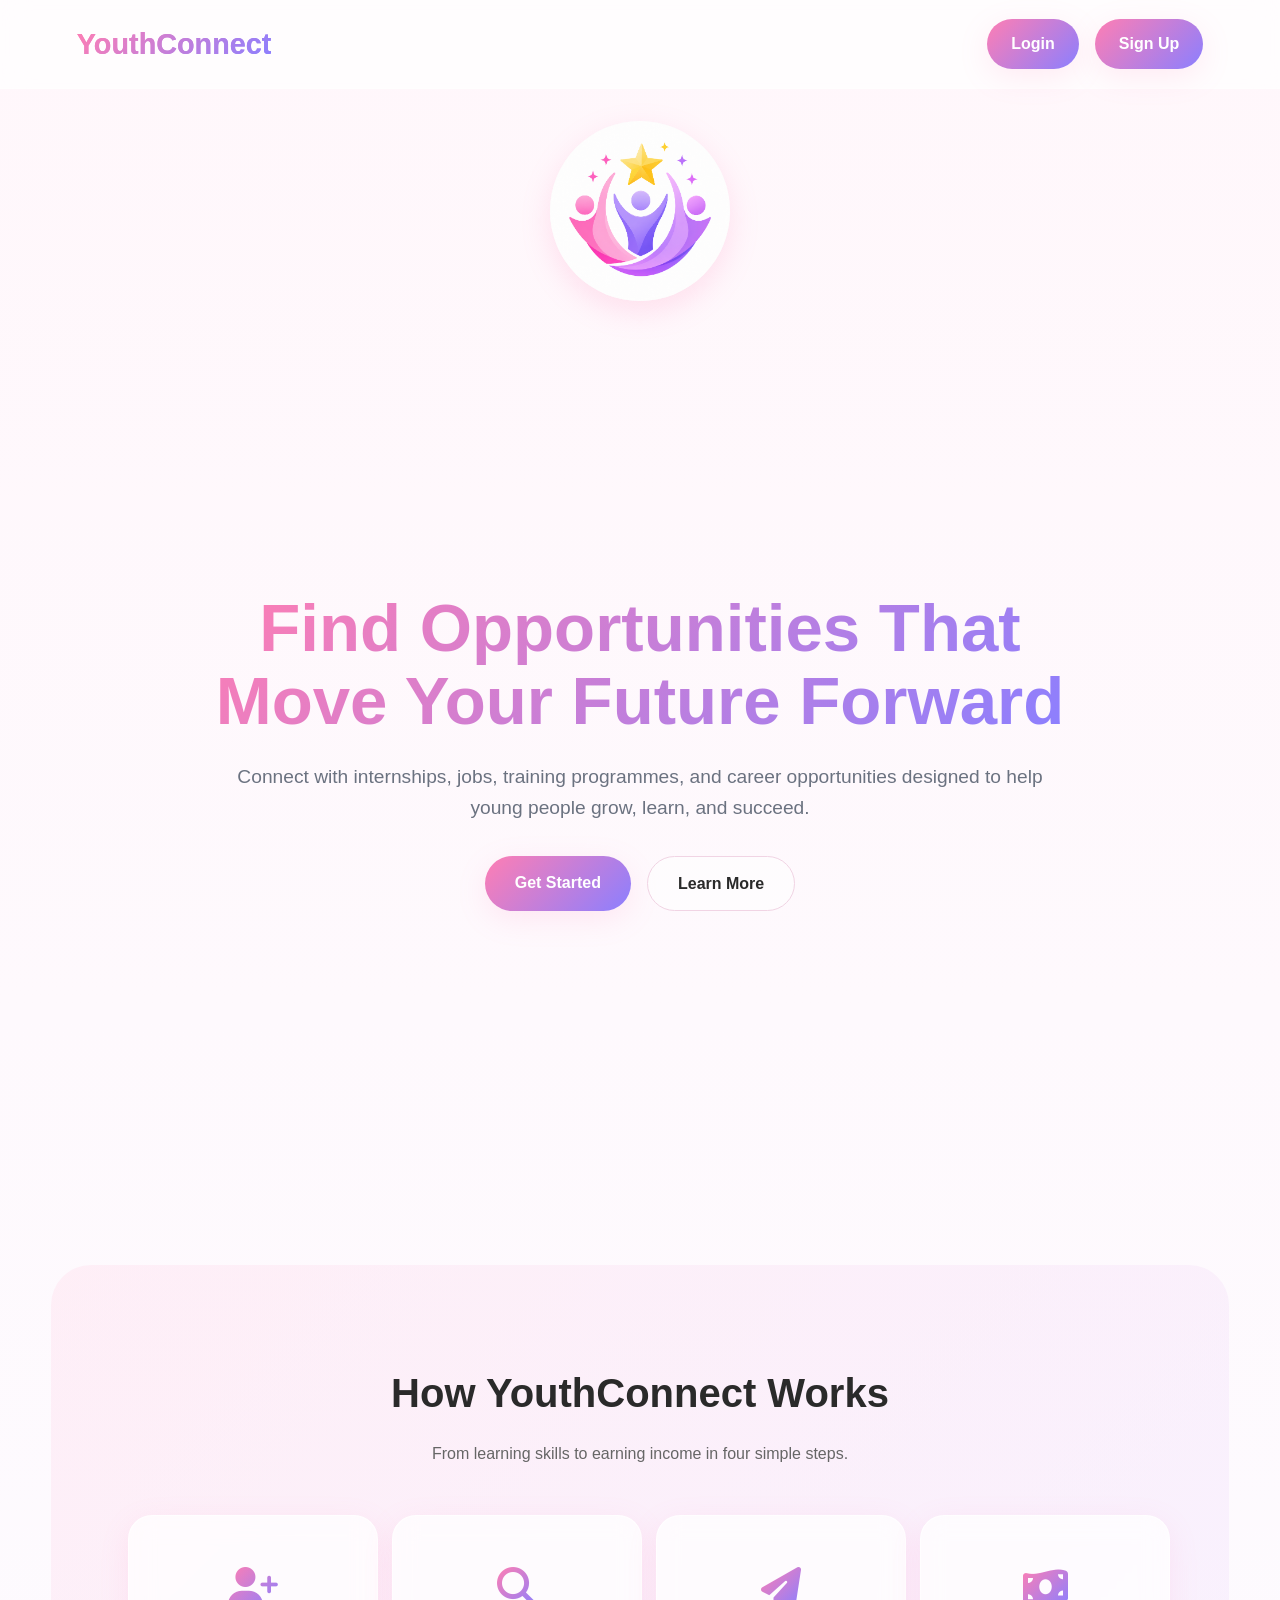
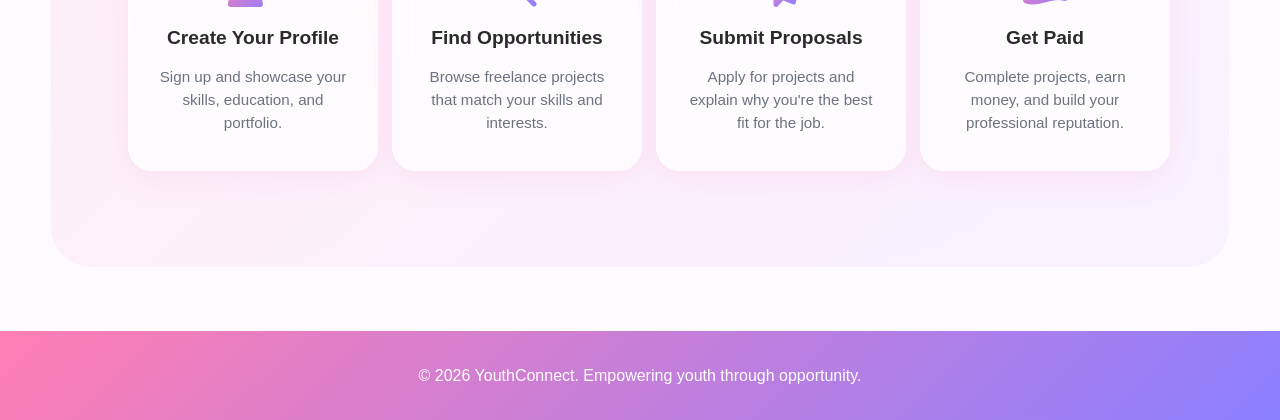
<file: index.html>
<!DOCTYPE html>
<html lang="en">
<head>
    <meta charset="UTF-8" />

    <meta
        name="viewport"
        content="width=device-width, initial-scale=1.0"
    />

    <title>YouthConnect</title>
    <link rel="stylesheet" href="home.css" />
    <link rel="stylesheet" href="navbar.css" />
    <link rel="stylesheet" href="https://cdnjs.cloudflare.com/ajax/libs/font-awesome/6.5.1/css/all.min.css">
</head>

<body>

    <header class="navbar" id="mainNavbar">

        <div class="logo">
            <h1><a href="index.html" class="active">YouthConnect</a></h1>
        </div>

        <div class="auth-buttons">
            <a href="login.html" class="login-btn">Login</a>
            <a href="signup.html" class="signup-btn">Sign Up</a>
        </div>

    </header>
    <div id="homeContent">
            <!-- HERO IMAGE -->
        <div class="hero-image">
            <img
                src="Icon Logo (1).png"
                alt="YouthConnect Logo"
            />
        </div>

        <!-- HERO -->
        <section class="hero" id="home">

            <div class="hero-content">

                <h2>
                    Find Opportunities That Move Your Future Forward
                </h2>

                <p>
                    Connect with internships, jobs, training programmes,
                    and career opportunities designed to help young people
                    grow, learn, and succeed.
                </p>

                <div class="hero-buttons">
                    <a href="#opportunities" class="primary-btn">
                        Get Started
                    </a>

                    <a href="about.html" class="secondary-btn">
                        Learn More
                    </a>
                </div>

            </div>
    </div>

</section>
    <section class="how-it-works" id="how-it-works">
    <h2>How YouthConnect Works</h2>
    <p class="section-subtitle">
        From learning skills to earning income in four simple steps.
    </p>

    <div class="steps-container">

        <div class="step-card">
            <i class="fa-solid fa-user-plus"></i>
            <h3>Create Your Profile</h3>
            <p>
                Sign up and showcase your skills, education,
                and portfolio.
            </p>
        </div>

        <div class="step-card">
            <i class="fa-solid fa-magnifying-glass"></i>
            <h3>Find Opportunities</h3>
            <p>
                Browse freelance projects that match your
                skills and interests.
            </p>
        </div>

        <div class="step-card">
            <i class="fa-solid fa-paper-plane"></i>
            <h3>Submit Proposals</h3>
            <p>
                Apply for projects and explain why you're
                the best fit for the job.
            </p>
        </div>

        <div class="step-card">
            <i class="fa-solid fa-money-bill-wave"></i>
            <h3>Get Paid</h3>
            <p>
                Complete projects, earn money,
                and build your professional reputation.
            </p>
        </div>

    </div>
</section>

    <!-- FOOTER -->
    <footer>

        <p>
            © 2026 YouthConnect. Empowering youth through opportunity.
        </p>

    </footer>

</body>
</html>
</file>
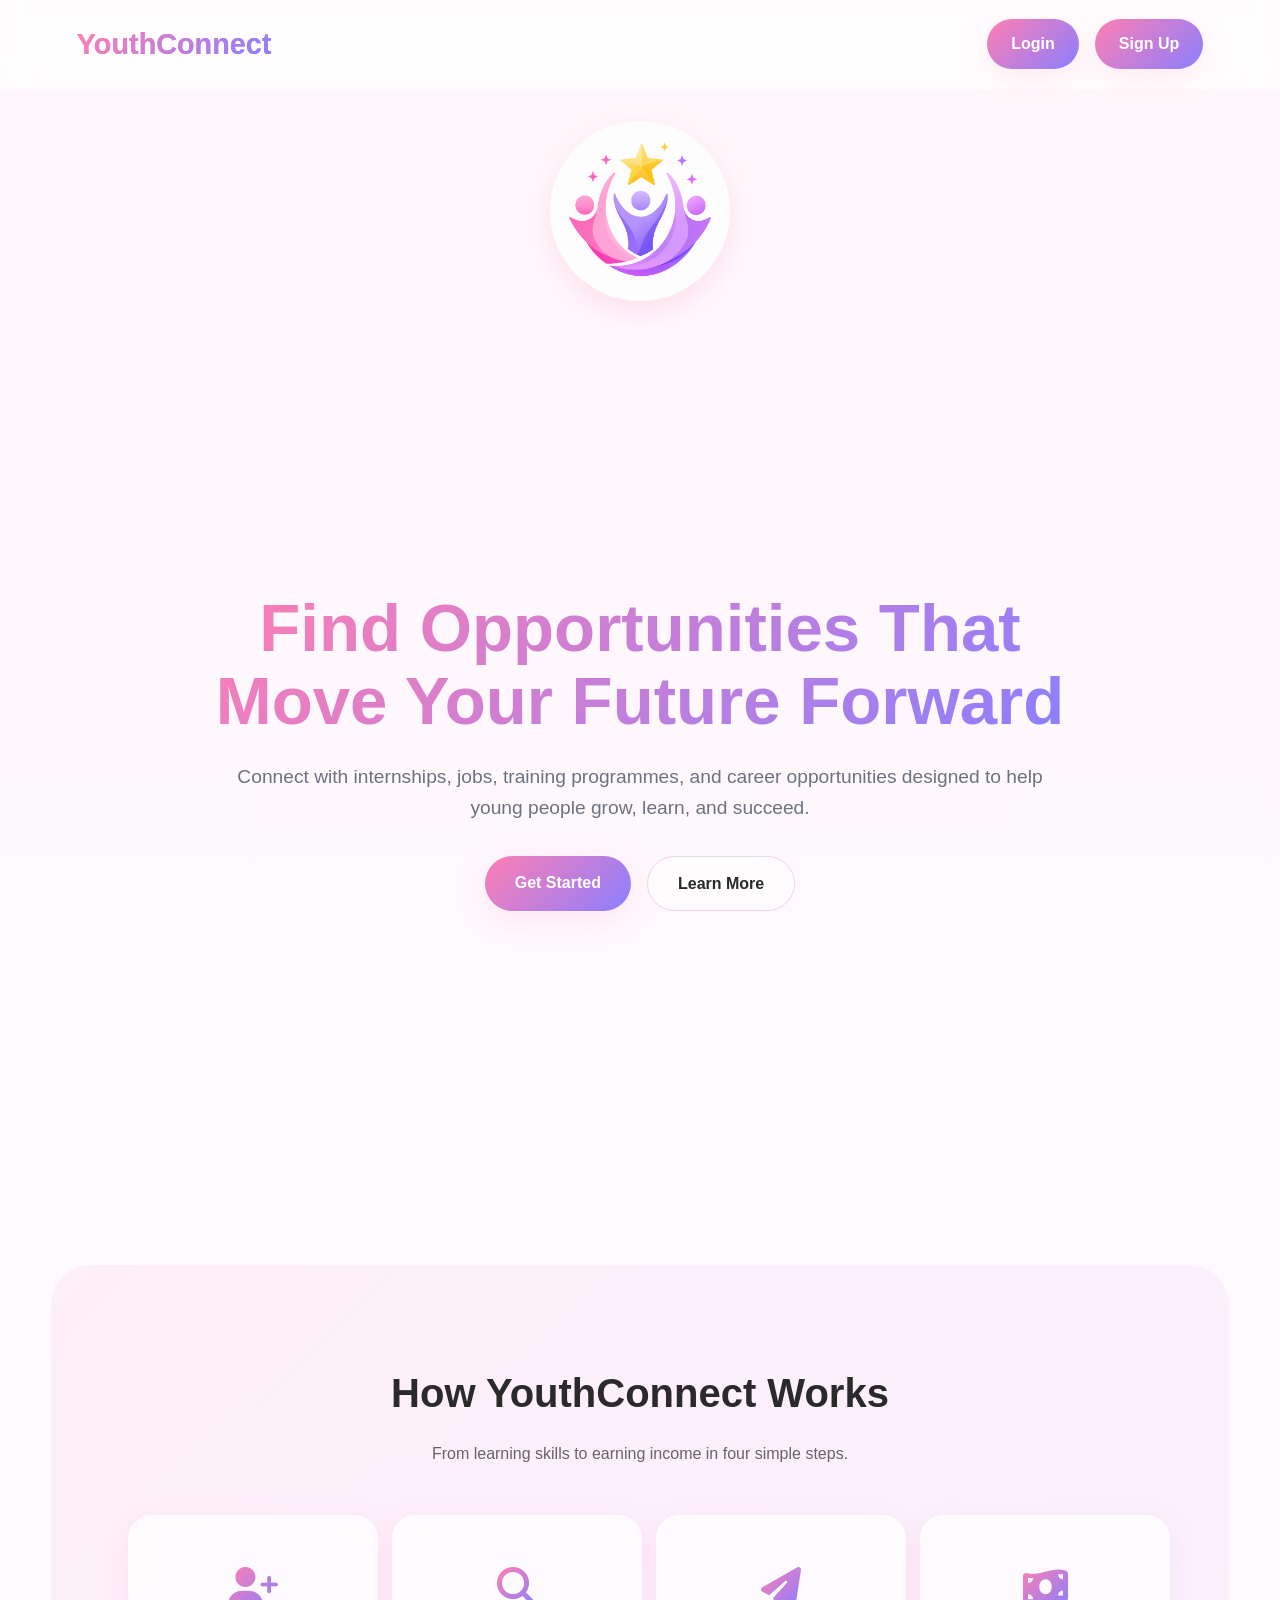
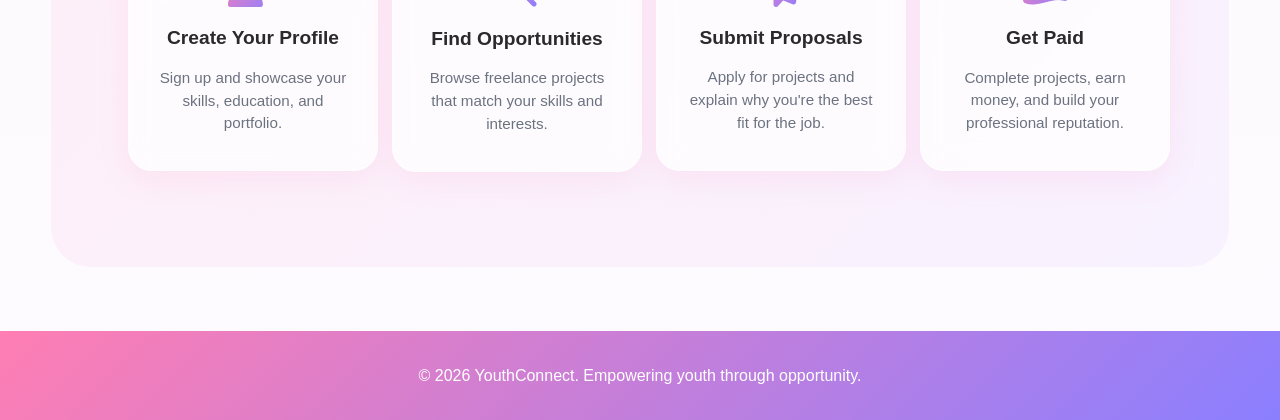
<file: home.html>
<!DOCTYPE html>
<html lang="en">
<head>
    <meta charset="UTF-8" />

    <meta
        name="viewport"
        content="width=device-width, initial-scale=1.0"
    />

    <title>YouthConnect</title>
    <link rel="stylesheet" href="home.css" />
    <link rel="stylesheet" href="navbar.css" />
    <link rel="stylesheet" href="https://cdnjs.cloudflare.com/ajax/libs/font-awesome/6.5.1/css/all.min.css">
</head>

<body>

    <header class="navbar" id="mainNavbar">

        <div class="logo">
            <h1><a href="home.html" class="active">YouthConnect</a></h1>
        </div>

        <div class="auth-buttons">
            <a href="login.html" class="login-btn">Login</a>
            <a href="signup.html" class="signup-btn">Sign Up</a>
        </div>

    </header>
    <div id="homeContent">
            <!-- HERO IMAGE -->
        <div class="hero-image">
            <img
                src="Icon Logo (1).png"
                alt="YouthConnect Logo"
            />
        </div>

        <!-- HERO -->
        <section class="hero" id="home">

            <div class="hero-content">

                <h2>
                    Find Opportunities That Move Your Future Forward
                </h2>

                <p>
                    Connect with internships, jobs, training programmes,
                    and career opportunities designed to help young people
                    grow, learn, and succeed.
                </p>

                <div class="hero-buttons">
                    <a href="#opportunities" class="primary-btn">
                        Get Started
                    </a>

                    <a href="about.html" class="secondary-btn">
                        Learn More
                    </a>
                </div>

            </div>
    </div>

</section>
    <section class="how-it-works" id="how-it-works">
    <h2>How YouthConnect Works</h2>
    <p class="section-subtitle">
        From learning skills to earning income in four simple steps.
    </p>

    <div class="steps-container">

        <div class="step-card">
            <i class="fa-solid fa-user-plus"></i>
            <h3>Create Your Profile</h3>
            <p>
                Sign up and showcase your skills, education,
                and portfolio.
            </p>
        </div>

        <div class="step-card">
            <i class="fa-solid fa-magnifying-glass"></i>
            <h3>Find Opportunities</h3>
            <p>
                Browse freelance projects that match your
                skills and interests.
            </p>
        </div>

        <div class="step-card">
            <i class="fa-solid fa-paper-plane"></i>
            <h3>Submit Proposals</h3>
            <p>
                Apply for projects and explain why you're
                the best fit for the job.
            </p>
        </div>

        <div class="step-card">
            <i class="fa-solid fa-money-bill-wave"></i>
            <h3>Get Paid</h3>
            <p>
                Complete projects, earn money,
                and build your professional reputation.
            </p>
        </div>

    </div>
</section>

    <!-- FOOTER -->
    <footer>

        <p>
            © 2026 YouthConnect. Empowering youth through opportunity.
        </p>

    </footer>

</body>
</html>
</file>
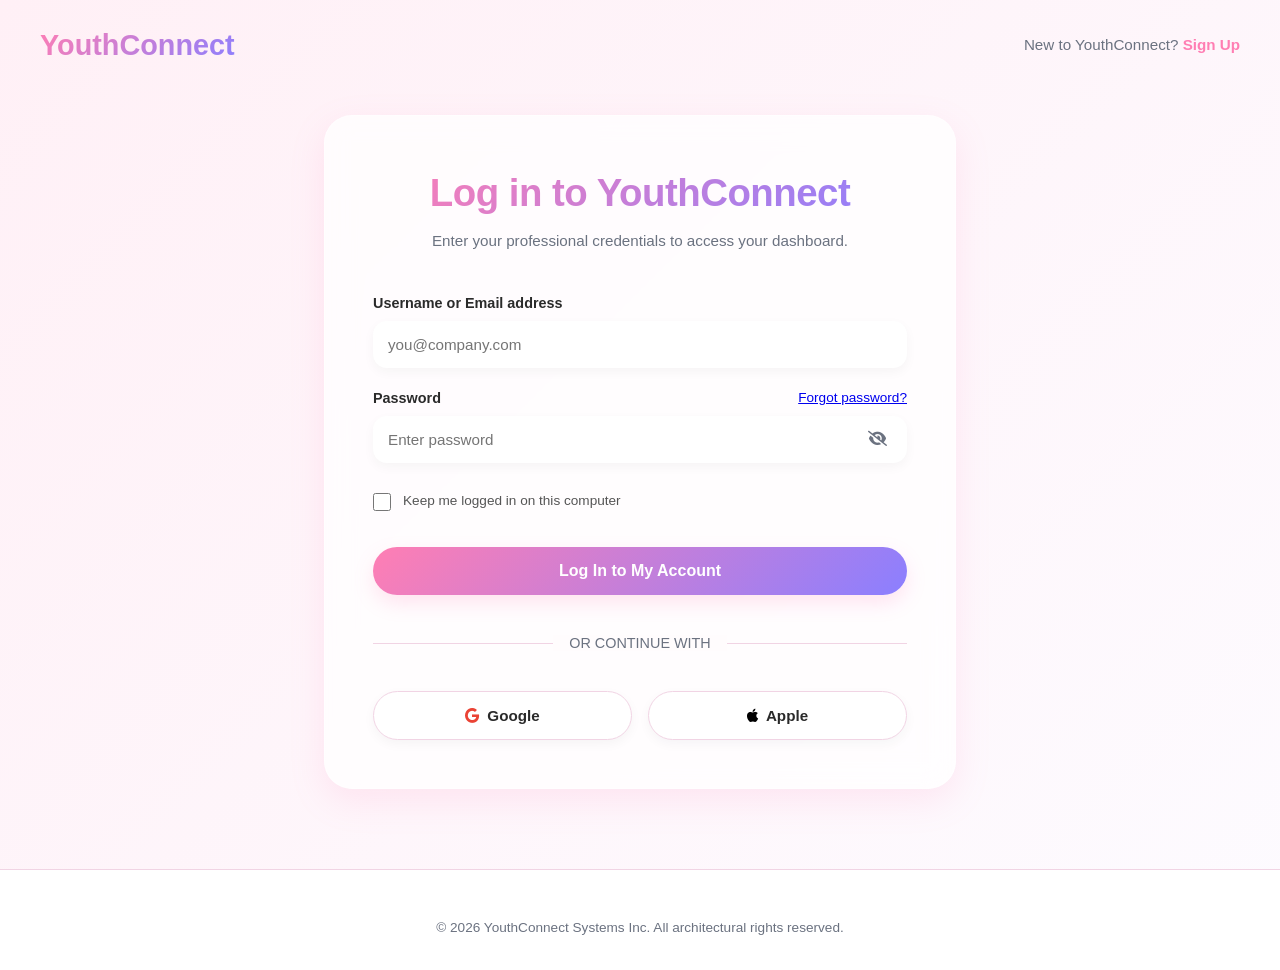
<file: login.html>
<!DOCTYPE html>
<html lang="en">
<head>
    <meta charset="UTF-8">
    <meta name="viewport" content="width=device-width, initial-scale=1.0">
    <title>Log In | WorkSphere</title>
    <link rel="stylesheet" href="signup.css">
    <link rel="stylesheet" href="navbar.css">

    <!-- FontAwesome for Icons -->
    <link rel="stylesheet" href="https://cdnjs.cloudflare.com/ajax/libs/font-awesome/6.4.0/css/all.min.css">
</head>
<body class="bg-clean-slate">

    <!-- Minimalistic Layout Navigation Header -->
    <nav class="auth-nav">
        <div class="logo">
            <h1>YouthConnect</h1>
        </div>
        <p class="auth-nav-text">New to YouthConnect? <a href="./signup.html">Sign Up</a></p>
    </nav>

    <!-- Log In Form Wrapper -->
    <main class="auth-container">
        <div class="auth-card">
            
            <div class="auth-header">
                <h2>Log in to YouthConnect</h2>
                <p>Enter your professional credentials to access your dashboard.</p>
            </div>

            <!-- Programmatic Login Form -->
            <form class="auth-form" action="#" method="POST">
                
                <div class="form-group">
                    <label for="email">Username or Email address</label>
                    <input type="email" id="email" required placeholder="you@company.com">
                </div>

                <div class="form-group">
                    <div class="form-row-dual" style="grid-template-columns: 1fr 1fr; align-items: center; gap: 0;">
                        <label for="password">Password</label>
                        <a href="#" class="form-group-checkbox" style="margin: 0; justify-content: flex-end; font-size: 0.85rem;">Forgot password?</a>
                    </div>
                    <div class="password-input-wrapper">
                        <input type="password" id="password" required placeholder="Enter password">
                        <i class="fa-solid fa-eye-slash toggle-password-visibility"></i>
                    </div>
                </div>

                <div class="form-group-checkbox">
                    <input type="checkbox" id="remember-me">
                    <label for="remember-me">Keep me logged in on this computer</label>
                </div>

                <button type="submit" class="btn-auth-submit">Log In to My Account</button>

                <!-- Social Sign-On Divider -->
                <div class="auth-divider">
                    <span>or continue with</span>
                </div>

                <!-- OAuth Social Providers Buttons -->
                <div class="oauth-buttons-row">
                    <button type="button" class="btn-oauth"><i class="fa-brands fa-google text-google"></i> Google</button>
                    <button type="button" class="btn-oauth"><i class="fa-brands fa-apple text-apple"></i> Apple</button>
                </div>

            </form>

        </div>
    </main>

    <!-- Global Layout System Footer -->
    <footer class="corporate-footer" style="padding-top: 3rem; margin-top: auto;">
        <div class="footer-legal-line" style="margin: 0; padding: 0;">
            <p>&copy; 2026 YouthConnect Systems Inc. All architectural rights reserved.</p>
        </div>
    </footer>
<script src="login.js"></script>
</body>
</html>
</file>
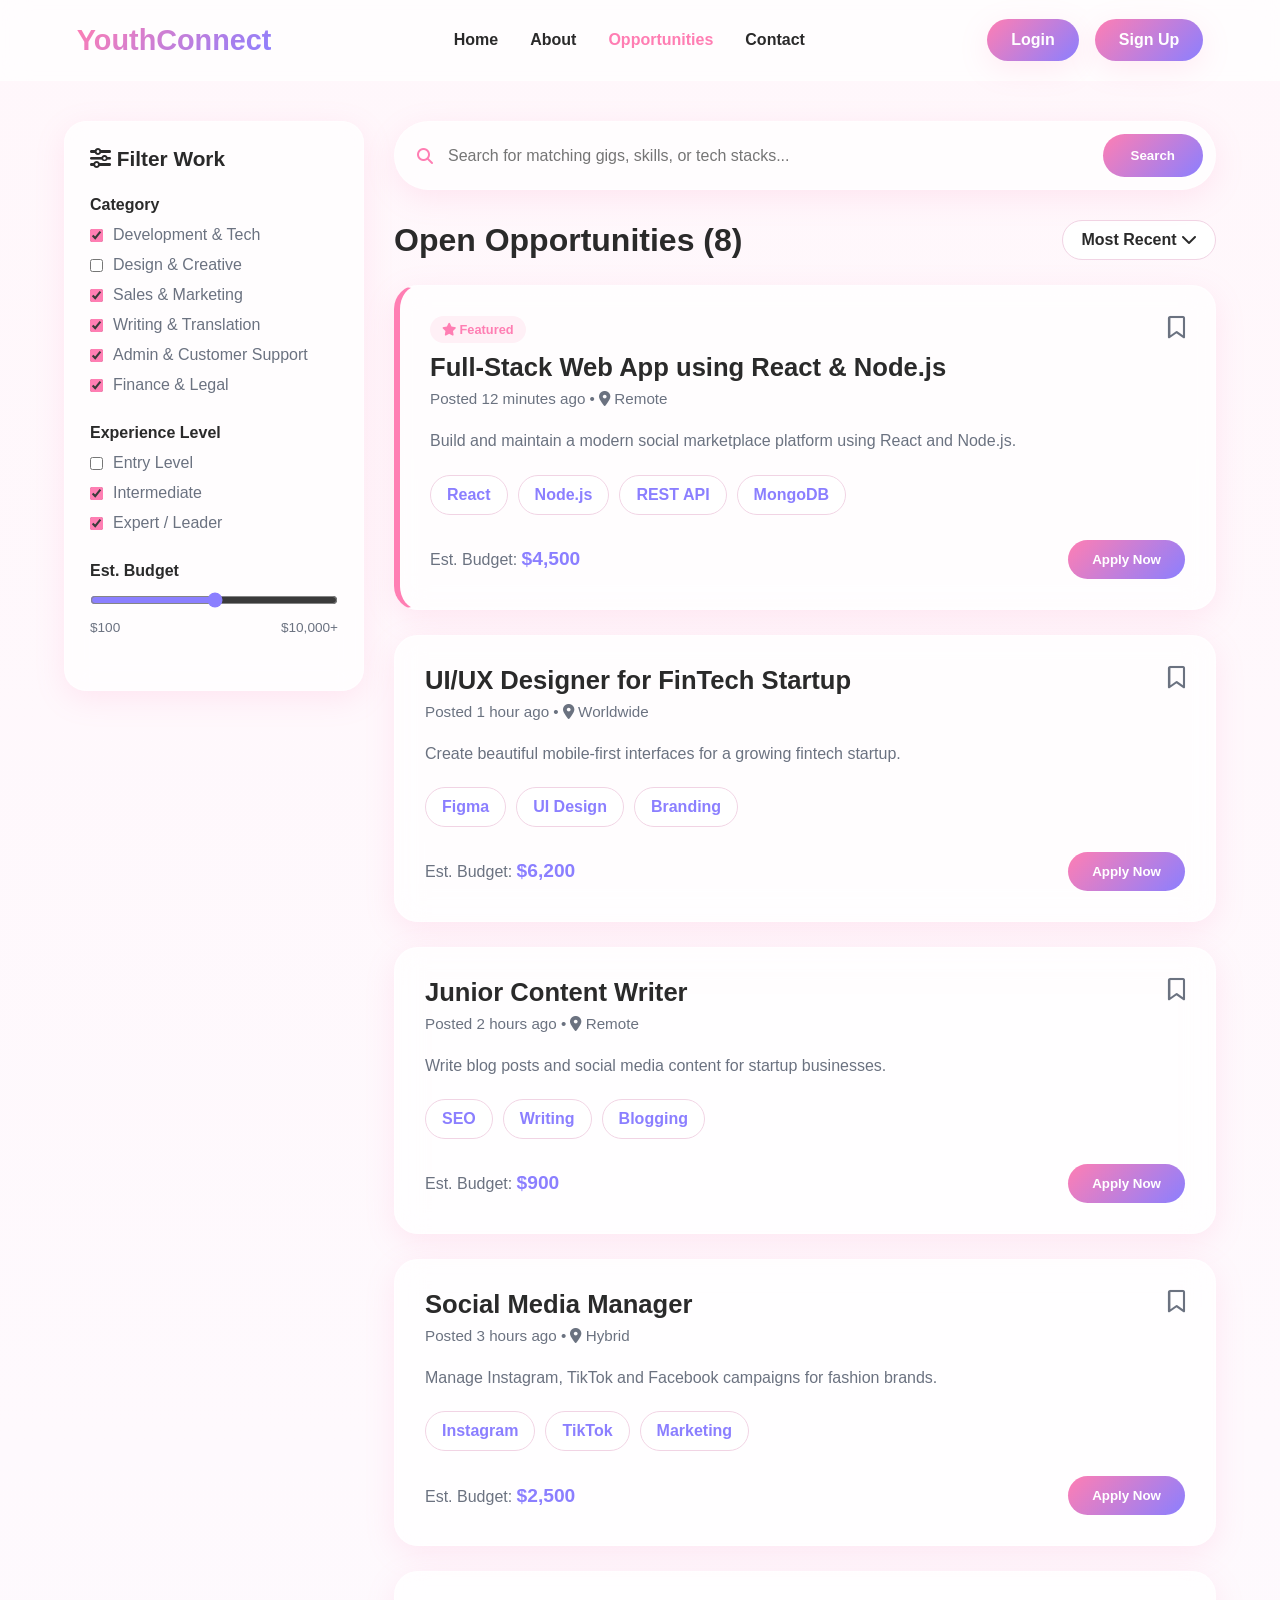
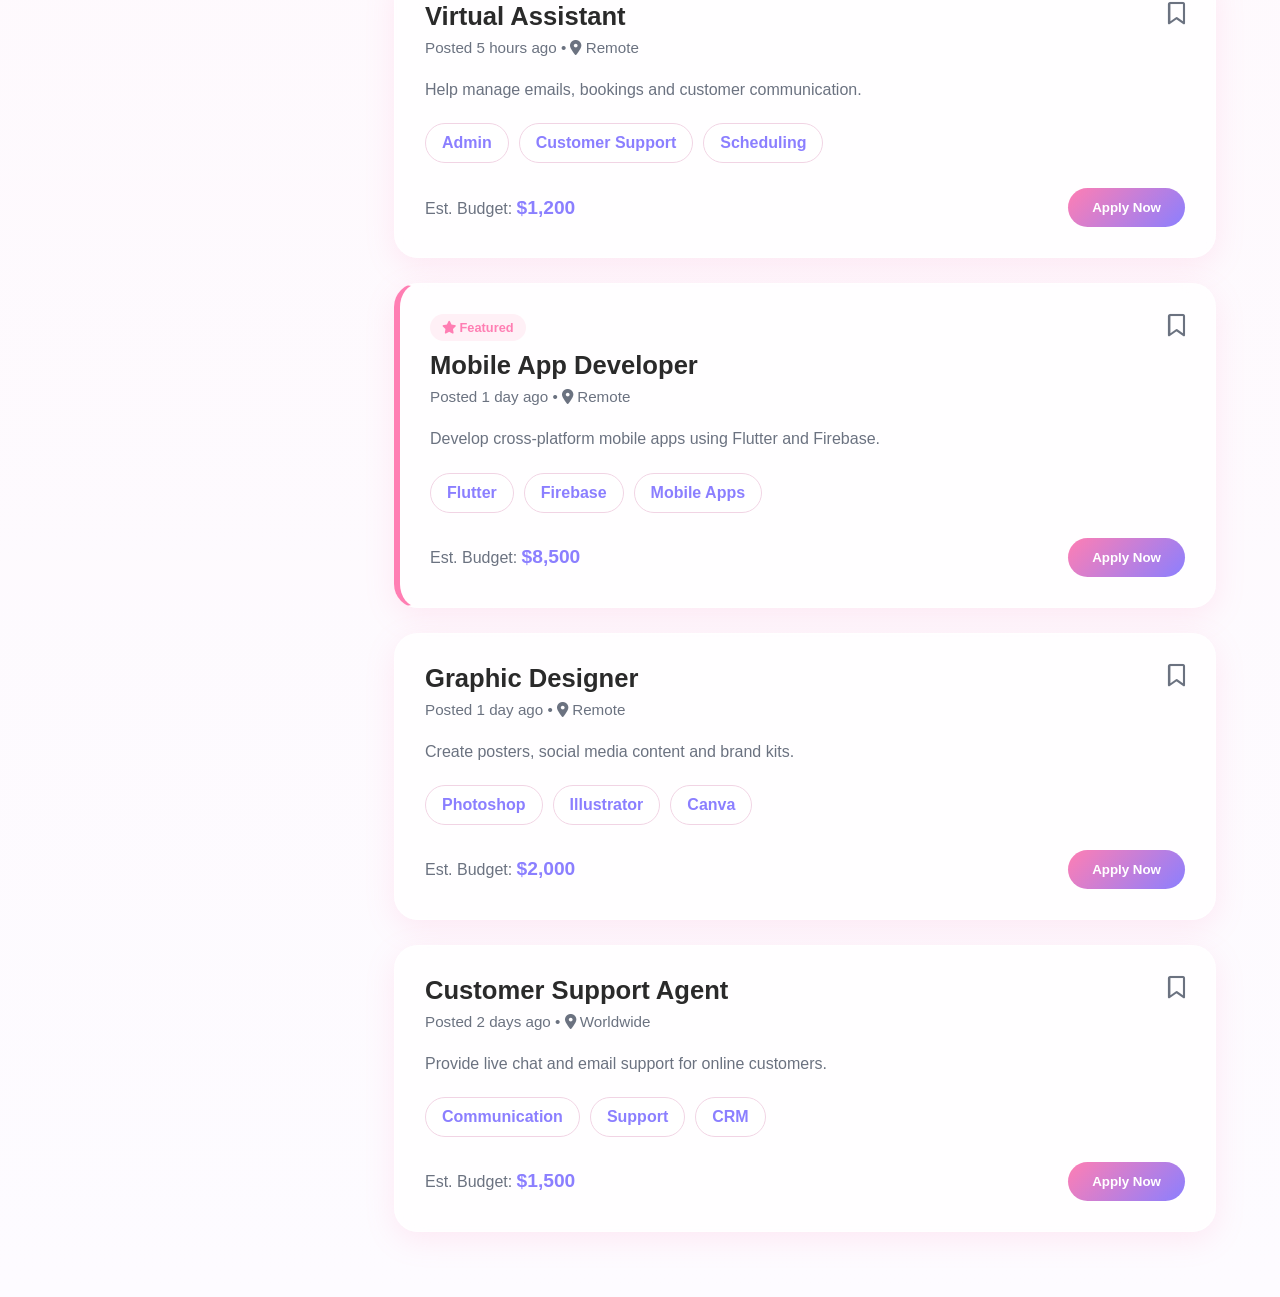
<file: opportunities.html>
<!DOCTYPE html>
<html lang="en">
<head>
    <meta charset="UTF-8">
    <meta name="viewport" content="width=device-width, initial-scale=1.0">
    <title>Explore Opportunities | Freelance Marketplace</title>
    <link rel="stylesheet" href="opportunities.css">
    <link rel="stylesheet" href="navbar.css">
    <!-- FontAwesome Icons -->
    <link rel="stylesheet" href="https://cdnjs.cloudflare.com/ajax/libs/font-awesome/6.5.1/css/all.min.css">
    <!-- Google Fonts -->
    <link rel="preconnect" href="https://fonts.googleapis.com">
    <link rel="preconnect" href="https://fonts.gstatic.com" crossorigin>
    <link href="https://fonts.googleapis.com/css2?family=Plus+Jakarta+Sans:wght@400;500;600;700;800&display=swap" rel="stylesheet">
</head>
<body>

    <header class="navbar">

        <div class="logo">
            <h1>YouthConnect</h1>
        </div>

        <nav>
            <ul class="nav-links">
                <li><a href="index.html">Home</a></li>
                <li><a href="about.html">About</a></li>
                <li><a href="opportunities.html" class="active">Opportunities</a></li>
                <li><a href="contact.html">Contact</a></li>
            </ul>
        </nav>

        <div class="auth-wrapper">
            <div class="auth-buttons" id="logged-out-ui">
                <a href="login.html" class="login-btn">Login</a>
                <a href="signup.html" class="signup-btn">Sign Up</a>
            </div>

            <div class="user-profile-menu" id="logged-in-ui" style="display: none;">
                <div class="profile-trigger" style="display: flex; align-items: center; gap: 0.5rem; cursor: pointer;">
                    <span id="user-display-name" style="font-weight: 600; font-size: 0.95rem;">User</span>
                    <i class="fa-solid fa-circle-user" style="font-size: 1.8rem; color: #8b7fff;"></i>
                    <i class="fa-solid fa-chevron-down" style="font-size: 0.75rem; opacity: 0.7;"></i>
                </div>

                <div class="profile-dropdown" id="profile-dropdown-menu" style="display: none;">
                    <a href="#" id="logout-link"><i class="fa-solid fa-right-from-bracket"></i> Log Out</a>
                </div>
            </div>
        </div>

    </header>

    <!-- Main Container -->
    <div class="dashboard-container">

        <!-- Sidebar Filters -->
        <aside class="sidebar-filters">
            <h3><i class="fa-solid fa-sliders"></i> Filter Work</h3>

            <div class="filter-group">
                <label>Category</label>
                <div class="checkbox-option">
                    <input type="checkbox" id="fixed" checked>
                    <label for="fixed">Development & Tech</label>
                </div>
                <div class="checkbox-option">
                    <input type="checkbox" id="hourly">
                    <label for="hourly">Design & Creative</label>
                </div>
                <div class="checkbox-option">
                    <input type="checkbox" id="fixed" checked>
                    <label for="fixed">Sales & Marketing</label>
                </div>
                <div class="checkbox-option">
                    <input type="checkbox" id="fixed" checked>
                    <label for="fixed">Writing & Translation</label>
                </div>
                <div class="checkbox-option">
                    <input type="checkbox" id="fixed" checked>
                    <label for="fixed">Admin & Customer Support</label>
                </div>
                <div class="checkbox-option">
                    <input type="checkbox" id="fixed" checked>
                    <label for="fixed">Finance & Legal</label>
                </div>
            </div>

            <div class="filter-group">
                <label>Experience Level</label>
                <div class="checkbox-option">
                    <input type="checkbox" id="entry">
                    <label for="entry">Entry Level</label>
                </div>
                <div class="checkbox-option">
                    <input type="checkbox" id="inter" checked>
                    <label for="inter">Intermediate</label>
                </div>
                <div class="checkbox-option">
                    <input type="checkbox" id="expert" checked>
                    <label for="expert">Expert / Leader</label>
                </div>
            </div>

            <div class="filter-group">
                <label>Est. Budget</label>
                <input type="range" class="budget-slider" min="100" max="10000" step="500" value="5000">
                <div style="display: flex; justify-content: space-between; font-size: 0.85rem; color: var(--text-light); margin-top: 0.5rem;">
                    <span>$100</span>
                    <span>$10,000+</span>
                </div>
            </div>
        </aside>

        <!-- Feed Section -->
        <main class="opportunities-feed">

            <!-- Search Architecture Block -->
            <div class="search-box">
                <i class="fa-solid fa-magnifying-glass search-icon"></i>
                <input type="text" placeholder="Search for matching gigs, skills, or tech stacks...">
                <button class="btn-search">Search</button>
            </div>

            <div class="feed-header">
                <h2>Open Opportunities (2,480)</h2>
                <span class="sort-badge">Most Recent <i class="fa-solid fa-chevron-down"></i></span>
            </div>

            <!-- Job Card 1 -->
            <article class="opportunity-card featured">
                <div class="card-top">
                    <div>
                        <span class="badge-featured"><i class="fa-solid fa-star"></i> Featured</span>
                        <h3 class="job-title">Full-Stack Web App using React & Node.js</h3>
                        <p class="job-meta">Posted 12 minutes ago &bull; <i class="fa-solid fa-location-dot"></i> Remote</p>
                    </div>
                    <div class="save-icon"><i class="fa-regular fa-bookmark"></i></div>
                </div>
                <p class="job-description">
                    We are building a vibrant, aesthetic social marketplace and need an experienced developer to architect our frontend interfaces. Experience using beautiful layouts and robust state management is required...
                </p>
                <div class="job-tags">
                    <span>React</span>
                    <span>Node.js</span>
                    <span>UI/UX Architecture</span>
                    <span>REST API</span>
                </div>
                <div class="card-footer">
                    <span class="job-budget">Est. Budget: <strong>$4,500</strong></span>
                    <button class="btn-apply">Apply Now</button>
                </div>
            </article>

            <!-- Job Card 2 -->
            <article class="opportunity-card">
                <div class="card-top">
                    <div>
                        <h3 class="job-title">UI/UX Brand Identity Designer for FinTech Startup</h3>
                        <p class="job-meta">Posted 2 hours ago &bull; <i class="fa-solid fa-location-dot"></i> Worldwide</p>
                    </div>
                    <div class="save-icon"><i class="fa-solid fa-bookmark" style="color: var(--pink-main);"></i></div>
                </div>
                <p class="job-description">
                    Seeking a visionary designer to craft pitch decks, typography systems, and a complete high-fidelity UI design framework for a mobile payment platform. Must love playful yet clean designs...
                </p>
                <div class="job-tags">
                    <span>Figma</span>
                    <span>Brand Strategy</span>
                    <span>Mobile App Design</span>
                </div>
                <div class="card-footer">
                    <span class="job-budget">Hourly: <strong>$45 - $70/hr</strong></span>
                    <button class="btn-apply">Apply Now</button>
                </div>
            </article>
<!-- Job Card 3 -->
<article class="opportunity-card">
    <div class="card-top">
        <div>
            <span class="badge-featured">
                <i class="fa-solid fa-star"></i> Trending
            </span>

            <h3 class="job-title">
                Junior Frontend Developer
            </h3>

            <p class="job-meta">
                Posted 3 hours ago &bull;
                <i class="fa-solid fa-location-dot"></i>
                Remote
            </p>
        </div>

        <div class="save-icon">
            <i class="fa-regular fa-bookmark"></i>
        </div>
    </div>

    <p class="job-description">
        Looking for a passionate frontend developer to help build responsive landing pages and interactive UI components using modern JavaScript frameworks.
    </p>

    <div class="job-tags">
        <span>HTML</span>
        <span>CSS</span>
        <span>JavaScript</span>
        <span>React</span>
    </div>

    <div class="card-footer">
        <span class="job-budget">
            Est. Budget:
            <strong>$2,800</strong>
        </span>

        <button class="btn-apply">
            Apply Now
        </button>
    </div>
</article>

<!-- Job Card 4 -->
<article class="opportunity-card featured">
    <div class="card-top">
        <div>
            <span class="badge-featured">
                <i class="fa-solid fa-star"></i> Featured
            </span>

            <h3 class="job-title">
                Social Media Content Creator
            </h3>

            <p class="job-meta">
                Posted 5 hours ago &bull;
                <i class="fa-solid fa-location-dot"></i>
                Worldwide
            </p>
        </div>

        <div class="save-icon">
            <i class="fa-regular fa-bookmark"></i>
        </div>
    </div>

    <p class="job-description">
        Seeking creative content creators to produce TikTok and Instagram content for fashion and beauty brands.
    </p>

    <div class="job-tags">
        <span>TikTok</span>
        <span>Instagram</span>
        <span>Video Editing</span>
        <span>Canva</span>
    </div>

    <div class="card-footer">
        <span class="job-budget">
            Hourly:
            <strong>$25 - $40/hr</strong>
        </span>

        <button class="btn-apply">
            Apply Now
        </button>
    </div>
</article>

<!-- Job Card 5 -->
<article class="opportunity-card">
    <div class="card-top">
        <div>
            <h3 class="job-title">
                Virtual Assistant for Startup Team
            </h3>

            <p class="job-meta">
                Posted 8 hours ago &bull;
                <i class="fa-solid fa-location-dot"></i>
                Remote
            </p>
        </div>

        <div class="save-icon">
            <i class="fa-regular fa-bookmark"></i>
        </div>
    </div>

    <p class="job-description">
        Assist with scheduling, emails, customer support, and admin tasks for a fast-growing startup company.
    </p>

    <div class="job-tags">
        <span>Admin</span>
        <span>Customer Support</span>
        <span>Scheduling</span>
    </div>

    <div class="card-footer">
        <span class="job-budget">
            Est. Budget:
            <strong>$1,500</strong>
        </span>

        <button class="btn-apply">
            Apply Now
        </button>
    </div>
</article>

<!-- Job Card 6 -->
<article class="opportunity-card">
    <div class="card-top">
        <div>
            <h3 class="job-title">
                Mobile App UI Designer
            </h3>

            <p class="job-meta">
                Posted 1 day ago &bull;
                <i class="fa-solid fa-location-dot"></i>
                Hybrid
            </p>
        </div>

        <div class="save-icon">
            <i class="fa-regular fa-bookmark"></i>
        </div>
    </div>

    <p class="job-description">
        Create modern mobile app screens and user flows for a fitness and wellness application.
    </p>

    <div class="job-tags">
        <span>Figma</span>
        <span>Mobile UI</span>
        <span>Wireframes</span>
    </div>

    <div class="card-footer">
        <span class="job-budget">
            Est. Budget:
            <strong>$3,900</strong>
        </span>

        <button class="btn-apply">
            Apply Now
        </button>
    </div>
</article>

<!-- Job Card 7 -->
<article class="opportunity-card">
    <div class="card-top">
        <div>
            <h3 class="job-title">
                SEO Blog Writer
            </h3>

            <p class="job-meta">
                Posted 2 days ago &bull;
                <i class="fa-solid fa-location-dot"></i>
                Remote
            </p>
        </div>

        <div class="save-icon">
            <i class="fa-regular fa-bookmark"></i>
        </div>
    </div>

    <p class="job-description">
        Write engaging SEO-optimized blog content for travel, beauty, and technology websites.
    </p>

    <div class="job-tags">
        <span>SEO</span>
        <span>Copywriting</span>
        <span>Blogging</span>
    </div>

    <div class="card-footer">
        <span class="job-budget">
            Est. Budget:
            <strong>$1,200</strong>
        </span>

        <button class="btn-apply">
            Apply Now
        </button>
    </div>
</article>
        </main>
    </div>
<script src="navbar.js"></script>
<script src="opportunities.js"></script>
</body>
</html>
</file>
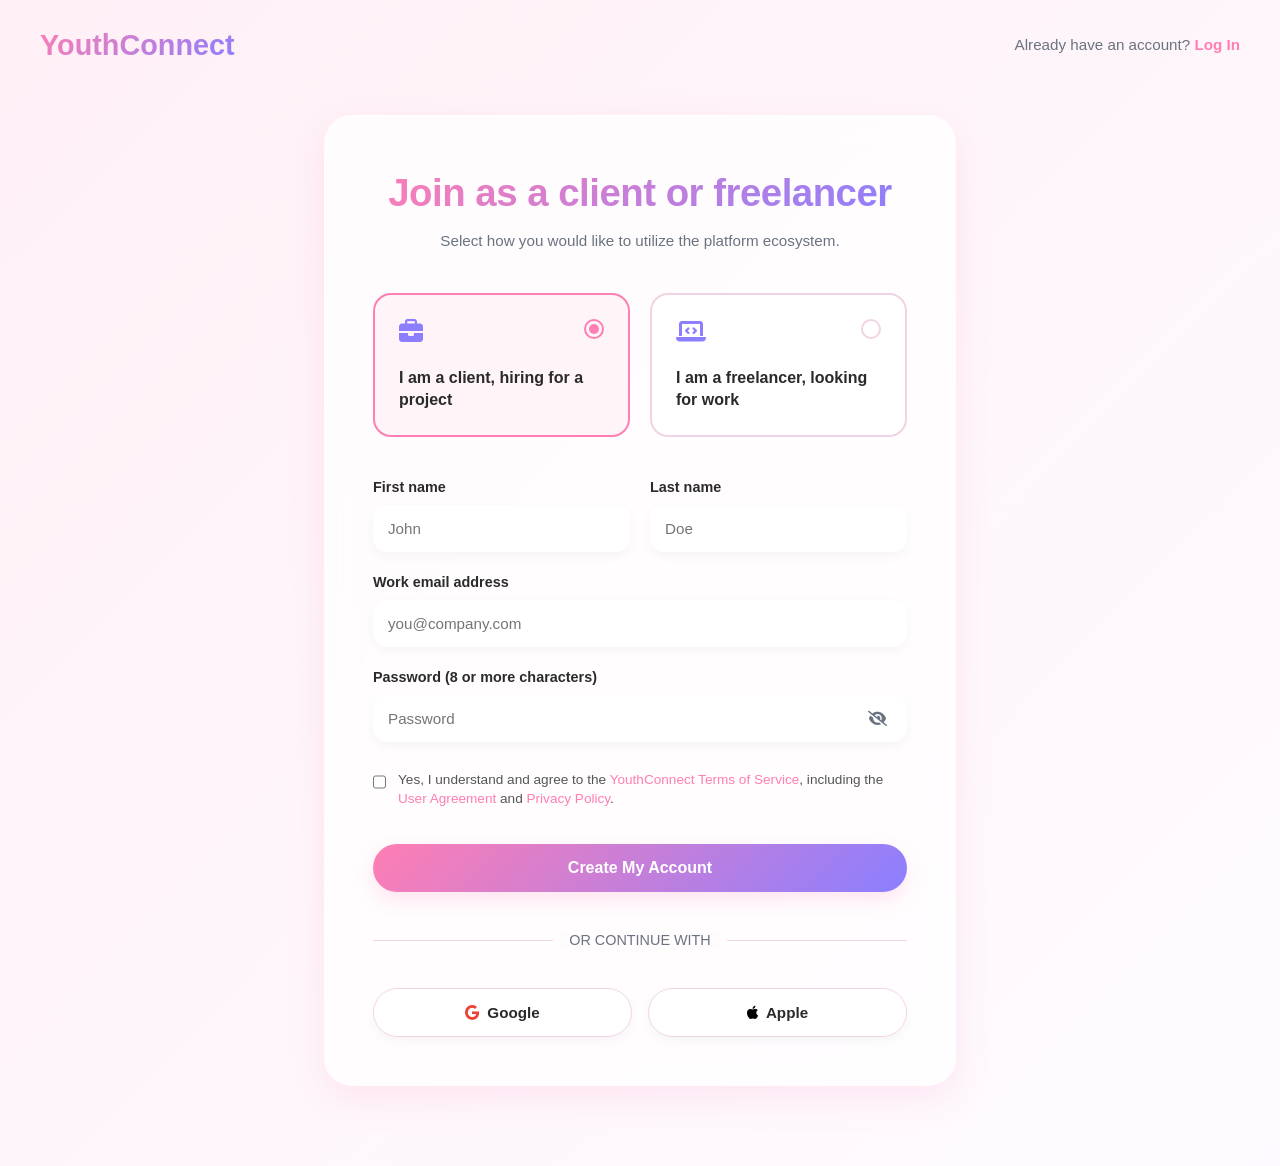
<file: signup.html>
<!DOCTYPE html>
<html lang="en">
<head>
    <meta charset="UTF-8">
    <meta name="viewport" content="width=device-width, initial-scale=1.0">
    <title>Sign Up | YouthConnect</title>
    <link rel="stylesheet" href="signup.css">
    <link rel="stylesheet" href="navbar.css">

    <!-- FontAwesome for Icons -->
    <link rel="stylesheet" href="https://cdnjs.cloudflare.com/ajax/libs/font-awesome/6.4.0/css/all.min.css">
</head>
<body class="bg-clean-slate">

    <!-- Minimalistic Layout Navigation Header -->
    <nav class="auth-nav">
        <div class="logo">
            <h1>YouthConnect</h1>
        </div>
        <p class="auth-nav-text">Already have an account? <a href="./login.html">Log In</a></p>
    </nav>

    <!-- Sign Up Form Wrapper -->
    <main class="auth-container">
        <div class="auth-card">
            
            <div class="auth-header">
                <h2>Join as a client or freelancer</h2>
                <p>Select how you would like to utilize the platform ecosystem.</p>
            </div>

            <!-- Role Selector Cards -->
            <div class="role-selector-grid">
                
                <label class="role-card-label">
                    <input type="radio" name="user-role" value="client" class="hidden-radio" checked>
                    <div class="role-card-custom">
                        <div class="role-icon-row">
                            <i class="fa-solid fa-briefcase role-main-icon"></i>
                            <div class="custom-radio-dot"></div>
                        </div>
                        <h4>I am a client, hiring for a project</h4>
                    </div>
                </label>

                <label class="role-card-label">
                    <input type="radio" name="user-role" value="freelancer" class="hidden-radio">
                    <div class="role-card-custom">
                        <div class="role-icon-row">
                            <i class="fa-solid fa-laptop-code role-main-icon"></i>
                            <div class="custom-radio-dot"></div>
                        </div>
                        <h4>I am a freelancer, looking for work</h4>
                    </div>
                </label>

            </div>

            <!-- Programmatic Registration Form -->
            <form class="auth-form" action="#" method="POST">
                
                <div class="form-row-dual">
                    <div class="form-group">
                        <label for="first-name">First name</label>
                        <input type="text" id="first-name" required placeholder="John">
                    </div>
                    <div class="form-group">
                        <label for="last-name">Last name</label>
                        <input type="text" id="last-name" required placeholder="Doe">
                    </div>
                </div>

                <div class="form-group">
                    <label for="email">Work email address</label>
                    <input type="email" id="email" required placeholder="you@company.com">
                </div>

                <div class="form-group">
                    <label for="password">Password (8 or more characters)</label>
                    <div class="password-input-wrapper">
                        <input type="password" id="password" required placeholder="Password">
                        <i class="fa-solid fa-eye-slash toggle-password-visibility"></i>
                    </div>
                </div>

                <div class="form-group-checkbox">
                    <input type="checkbox" id="terms" required>
                    <label for="terms">Yes, I understand and agree to the <a href="#">YouthConnect Terms of Service</a>, including the <a href="#">User Agreement</a> and <a href="#">Privacy Policy</a>.</label>
                </div>

                <button type="submit" class="btn-auth-submit">Create My Account</button>

                <!-- Social Sign-On Divider -->
                <div class="auth-divider">
                    <span>or continue with</span>
                </div>

                <!-- OAuth Social Providers Buttons -->
                <div class="oauth-buttons-row">
                    <button type="button" class="btn-oauth"><i class="fa-brands fa-google text-google"></i> Google</button>
                    <button type="button" class="btn-oauth"><i class="fa-brands fa-apple text-apple"></i> Apple</button>
                </div>

            </form>

        </div>
    </main>

    <script src="signup.js"></script>
<script src="navbar.js"></script>
</body>
</html>
</file>
<file: home.css>
/* =========================
   ROOT
========================= */

:root {
    --pink-main: #ff7eb3;
    --pink-soft: #ffc1dd;
    --pink-light: #fff0f6;

    --purple: #8b7fff;

    --white: #ffffff;

    --text-dark: #2a2a2a;
    --text-light: #6b7280;

    --border: #f1d4e4;

    --shadow:
        0 8px 30px rgba(255, 126, 179, 0.15);

    --gradient:
        linear-gradient(
            135deg,
            #ff7eb3,
            #8b7fff
        );

    --radius: 22px;
}

/* =========================
   RESET
========================= */

* {
    margin: 0;
    padding: 0;

    box-sizing: border-box;
}

html {
    scroll-behavior: smooth;
}

body {
    font-family: "Inter", sans-serif;

    background:
        linear-gradient(
            to bottom,
            #fff7fb,
            #fdfbff
        );

    color: var(--text-dark);

    line-height: 1.6;
}





/* =========================
   HERO
========================= */

.hero {
    min-height: 92vh;

    display: flex;
    justify-content: center;
    align-items: center;

    text-align: center;

    padding: 4rem 6%;
}

.hero-content {
    max-width: 850px;
}

.hero h2 {
    font-size: 4.2rem;

    line-height: 1.1;

    margin-bottom: 1.5rem;

    font-weight: 800;

    background: var(--gradient);

    -webkit-background-clip: text;
    background-clip: text;

    color: transparent;
}

.hero p {
    font-size: 1.2rem;

    color: var(--text-light);

    margin-bottom: 2rem;
}

.hero-buttons {
    display: flex;

    justify-content: center;

    gap: 1rem;

    flex-wrap: wrap;
}
.hero-image img {
    max-width: 100%;
    height: auto;
    margin-top: 2rem;
    border-radius: 20px;
}
/* HERO IMAGE */

.hero-image {
    flex: 1;

    display: flex;
    justify-content: center;
    align-items: center;
}

.hero-image img {
    width: 180px;
    height: 180px;

    object-fit: cover;

    border-radius: 50%;

    box-shadow:
        0 10px 30px rgba(255, 126, 179, 0.2);

    animation: floatImage 4s ease-in-out infinite;
}

@keyframes floatImage {

    0% {
        transform: translateY(0px);
    }

    50% {
        transform: translateY(-10px);
    }

    100% {
        transform: translateY(0px);
    }
}

/* =========================
   BUTTONS
========================= */

.primary-btn {
    display: inline-block;

    text-decoration: none;

    background: var(--gradient);

    color: var(--white);

    padding: 14px 30px;

    border-radius: 999px;

    font-weight: 600;

    border: none;

    cursor: pointer;

    box-shadow: var(--shadow);

    transition: 0.3s ease;
}

.primary-btn:hover {
    transform: translateY(-3px);
}

.secondary-btn {
    display: inline-block;

    text-decoration: none;

    color: var(--text-dark);

    padding: 14px 30px;

    border-radius: 999px;

    border: 1px solid var(--border);

    background: rgba(255,255,255,0.6);

    font-weight: 600;

    transition: 0.3s ease;
}

.secondary-btn:hover {
    background: rgba(255,255,255,0.9);
}

/* =========================
   SECTIONS
========================= */

section {
    padding: 6rem 6%;
}

.section-heading {
    text-align: center;

    max-width: 700px;

    margin: auto auto 4rem;
}

.section-heading h2 {
    font-size: 2.7rem;

    margin-bottom: 1rem;
}

.section-heading p {
    color: var(--text-light);
}

/* =========================
   HOW IT WORKS
========================== */
.how-it-works {
  padding: 6rem 2rem;
  text-align: center;
}

.how-it-works h2 {
  font-size: 2.5rem;
  margin-bottom: 1rem;
}

.section-subtitle {
  margin-bottom: 3rem;
  color: #666;
}

.steps-container {
  display: flex;
  justify-content: center;
  gap: 2rem;
  flex-wrap: wrap;
}

.step-card {
  width: 250px;
  padding: 2rem;
  border-radius: 15px;
  background: white;
  box-shadow: 0 5px 15px rgba(0, 0, 0, 0.1);
  transition: all 0.3s ease;
}

.step-card:hover {
  transform: translateY(-8px);
}

.step-card h3 {
  margin-bottom: 1rem;
}

.step-card i {
  font-size: 3rem;
  margin-bottom: 1rem;
  background: var(--gradient);
  background-clip: text;
  -webkit-background-clip: text;
  color: transparent;
}

.step-card:hover i {
  transform: scale(1.2);
}

.step-card i {
  transition: transform 0.3s ease;
}
/* =========================
   ABOUT SECTION
========================= */

.about-section {
    background:
        linear-gradient(
            135deg,
            rgba(255, 228, 240, 0.8),
            rgba(243, 232, 255, 0.8)
        );

    border-radius: 40px;

    margin: 0 4%;
}

/* =========================
   CARDS
========================= */

.cards-container {
    display: grid;

    grid-template-columns:
        repeat(auto-fit, minmax(260px, 1fr));

    gap: 2rem;
}

.card {
    background:
        rgba(255,255,255,0.55);

    -webkit-backdrop-filter: blur(14px);
    backdrop-filter: blur(14px);

    border:
        1px solid rgba(255,255,255,0.4);

    border-radius: var(--radius);

    padding: 2rem;

    box-shadow: var(--shadow);

    transition: 0.3s ease;
}

.card:hover {
    transform: translateY(-8px);

    box-shadow:
        0 18px 40px rgba(255, 126, 179, 0.18);
}

.card h3 {
    margin-bottom: 1rem;

    font-size: 1.5rem;
}

.card p {
    color: var(--text-light);
}

/* =========================
   OPPORTUNITY GRID
========================= */

.opportunity-grid {
    display: grid;

    grid-template-columns:
        repeat(auto-fit, minmax(260px, 1fr));

    gap: 1.5rem;

    margin-top: 3rem;
}

.opportunity-card {
    background:
        rgba(255,255,255,0.7);

    -webkit-backdrop-filter: blur(12px);
    backdrop-filter: blur(12px);

    border:
        1px solid rgba(255,255,255,0.5);

    border-radius: 24px;

    padding: 2rem;

    min-height: 180px;

    display: flex;
    justify-content: space-between;
    align-items: flex-start;

    transition: 0.3s ease;

    box-shadow:
        0 8px 25px rgba(255, 126, 179, 0.12);
}

.opportunity-card:hover {
    transform: translateY(-6px);

    box-shadow:
        0 16px 40px rgba(255, 126, 179, 0.2);
}

.opportunity-card h3 {
    font-size: 1.7rem;

    font-weight: 600;

    line-height: 1.3;

    max-width: 180px;
}

.opportunity-card span {
    font-size: 2rem;
}

/* MOBILE */

@media (max-width: 600px) {

    .opportunity-card {
        min-height: 150px;
    }

    .opportunity-card h3 {
        font-size: 1.4rem;
    }

}
/* =========================
   CONTACT FORM
========================= */

.contact-form {
    max-width: 700px;

    margin: auto;

    display: flex;
    flex-direction: column;

    gap: 1rem;
}

.contact-form input,
.contact-form textarea {
    width: 100%;

    padding: 16px;

    border-radius: 16px;

    border: none;

    background:
        rgba(255,255,255,0.75);

    font-size: 1rem;

    font-family: inherit;

    box-shadow:
        0 4px 15px rgba(0,0,0,0.03);
}

.contact-form textarea {
    min-height: 180px;

    resize: vertical;
}

.contact-form input:focus,
.contact-form textarea:focus {
    outline: none;

    box-shadow:
        0 0 0 4px rgba(255, 193, 221, 0.6);
}

.about-hero {
    background: linear-gradient(135deg, rgba(255, 126, 179, 0.15), rgba(139, 127, 255, 0.15));
    border-radius: 32px;
    padding: 5rem 6%;
    margin: 2rem 4%;
    text-align: center;
}

.about-hero-content {
    max-width: 760px;
    margin: 2rem auto 0;
}

.about-hero-content p {
    font-size: 1.05rem;
    color: var(--text-light);
    margin-bottom: 2rem;
}

.about-grid {
    display: grid;
    grid-template-columns: 1.5fr 1fr;
    gap: 2.5rem;
    align-items: start;
    margin-top: 3rem;
}

.feature-list {
    list-style: none;
    margin-top: 1.5rem;
    display: grid;
    gap: 1rem;
}

.feature-list li {
    background: rgba(255, 255, 255, 0.85);
    border: 1px solid rgba(255, 126, 179, 0.18);
    padding: 1rem 1.2rem;
    border-radius: 18px;
    color: var(--text-light);
}

.feature-list strong {
    color: var(--text-dark);
}

.stats-panel {
    display: grid;
    gap: 1.5rem;
}

.stat-card {
    background: rgba(255, 255, 255, 0.85);
    border-radius: 24px;
    padding: 2rem;
    border: 1px solid rgba(139, 127, 255, 0.18);
}

.stat-grid {
    display: grid;
    grid-template-columns: repeat(2, minmax(0, 1fr));
    gap: 1rem;
}

.stat-grid div {
    background: rgba(255, 255, 255, 0.95);
    border-radius: 18px;
    padding: 1.5rem;
    border: 1px solid rgba(255, 126, 179, 0.15);
    text-align: center;
}

.stat-grid strong {
    display: block;
    font-size: 2rem;
    color: var(--purple);
    margin-bottom: 0.5rem;
}

.profile-card img {
    width: 100%;
    height: 280px;
    object-fit: cover;
    border-radius: 18px;
    margin-bottom: 1.5rem;
}

.team-grid {
    display: grid;
    grid-template-columns: repeat(auto-fit, minmax(240px, 1fr));
    gap: 1.8rem;
}

.profile-card h3 {
    margin-top: 0;
    font-size: 1.3rem;
    color: var(--purple);
}

.profile-card p {
    color: var(--text-light);
}

footer {
    text-align: center;

    padding: 2rem;

    margin-top: 4rem;

    background: var(--gradient);

    color: var(--white);
}

/* =========================
   RESPONSIVE
========================= */

@media (max-width: 900px) {

    .navbar {
        flex-direction: column;

        gap: 1.5rem;
    }

    .hero h2 {
        font-size: 3rem;
    }

    .nav-links {
        flex-wrap: wrap;

        justify-content: center;
    }

}

@media (max-width: 600px) {

    .hero h2 {
        font-size: 2.3rem;
    }

    .hero p {
        font-size: 1rem;
    }

    .section-heading h2 {
        font-size: 2rem;
    }

}
.opportunity-card i {
  font-size: 2rem;

  color: var(--accent);

  margin-bottom: 15px;

  display: block;
}

.opportunity-card {
  text-align: center;
}

/* NAV LINKS */

.nav-links {
    display: flex;

    gap: 50px;

    list-style: none;
}

.nav-links a {
    text-decoration: none;

    color: #222;

    font-weight: 600;

    font-size: 1.1rem;

    transition: 0.3s ease;
}

.nav-links a:hover {
    color: #8b6cf6;
}

/* BUTTONS */

.nav-buttons {
    display: flex;

    gap: 20px;
}

.login-btn,
.signup-btn {
    text-decoration: none;

    padding: 14px 35px;

    border-radius: 50px;

    font-weight: 700;

    color: white;

    background: linear-gradient(
        135deg,
        #e56fb5,
        #8b6cf6
    );

    transition: 0.3s ease;
}

.login-btn:hover,
.signup-btn:hover {
    transform: translateY(-3px);

    box-shadow: 0 10px 20px rgba(139, 108, 246, 0.3);
}

/* MOBILE */

@media (max-width: 900px) {

    .navbar {
        flex-direction: column;

        gap: 20px;

        padding: 25px;
    }

    .nav-links {
        gap: 25px;

        flex-wrap: wrap;

        justify-content: center;
    }

    .nav-buttons {
        flex-wrap: wrap;

        justify-content: center;
    }
}

/* ICONS */

.opportunity-card i {

    font-size: 2.2rem;

    margin-bottom: 18px;

    background: linear-gradient(
        135deg,
        #e56fb5,
        #8b6cf6
    );

    background-clip: text;
    -webkit-background-clip: text;

    -webkit-text-fill-color: transparent;

    display: block;
}
/* =========================
   PROFILE MENU
========================= */

.profile-menu {
    position: relative;
}

/* PROFILE ICON BUTTON */

.profile-toggle {
    width: 50px;
    height: 50px;

    border: none;
    border-radius: 50%;

    background:
        rgba(255, 255, 255, 0.18);

    -webkit-backdrop-filter: blur(12px);
    backdrop-filter: blur(12px);

    border:
        1px solid rgba(255,255,255,0.3);

    color: white;

    font-size: 1.1rem;

    cursor: pointer;

    display: flex;
    justify-content: center;
    align-items: center;

    transition: 0.3s ease;

    box-shadow:
        0 8px 20px rgba(139, 108, 246, 0.18);
}

.profile-toggle:hover {
    transform: translateY(-3px);

    background:
        rgba(255,255,255,0.28);

    box-shadow:
        0 12px 28px rgba(139, 108, 246, 0.25);
}

/* =========================
   DROPDOWN MENU
========================= */

.dropdown {
    position: absolute;

    top: 65px;
    right: 0;

    width: 240px;

    background:
        rgba(255,255,255,0.82);

    -webkit-backdrop-filter: blur(18px);
    backdrop-filter: blur(18px);

    border:
        1px solid rgba(255,255,255,0.45);

    border-radius: 24px;

    overflow: hidden;

    box-shadow:
        0 20px 40px rgba(139, 108, 246, 0.18);

    animation: dropdownFade 0.25s ease;
}

/* LINKS + BUTTONS */

.dropdown a,
.dropdown button {
    width: 100%;

    display: flex;
    align-items: center;

    gap: 14px;

    padding: 1rem 1.3rem;

    border: none;

    background: transparent;

    text-decoration: none;

    color: #222;

    font-size: 1rem;

    font-weight: 600;

    cursor: pointer;

    transition: 0.25s ease;
}

/* ICONS */

.dropdown i {
    color: #8b6cf6;

    font-size: 1rem;
}

/* HOVER */

.dropdown a:hover,
.dropdown button:hover {
    background:
        rgba(229, 111, 181, 0.08);

    padding-left: 1.5rem;
}

/* HIDDEN */

.hidden {
    display: none;
}

/* ANIMATION */

@keyframes dropdownFade {

    from {
        opacity: 0;
        transform:
            translateY(-10px)
            scale(0.98);
    }

    to {
        opacity: 1;
        transform:
            translateY(0)
            scale(1);
    }
}
/* =========================
   HOW IT WORKS SECTION
========================= */

.how-it-works {
    padding: 6rem 6%;
    text-align: center;
    background: linear-gradient(
        135deg,
        rgba(255, 228, 240, 0.5),
        rgba(243, 232, 255, 0.5)
    );
    border-radius: 40px;
    margin: 4rem 4%;
}

/* Heading */
.how-it-works .section-heading h2 {
    font-size: 2.7rem;
    font-weight: 800;
    margin-bottom: 1rem;
    color: var(--text-dark);
}

.how-it-works .section-heading p {
    color: var(--text-light);
    font-size: 1.05rem;
}

/* Steps Grid */
.steps-container {
    display: grid;
    grid-template-columns: repeat(auto-fit, minmax(220px, 1fr));
    gap: 2rem;
    margin-top: 3rem;
}

/* Step Card */
.step-card {
    background: rgba(255, 255, 255, 0.75);
    backdrop-filter: blur(12px);
    border: 1px solid rgba(255, 255, 255, 0.6);
    border-radius: 24px;
    padding: 2.2rem 1.8rem;
    position: relative;
    box-shadow: 0 8px 30px rgba(255, 126, 179, 0.12);
    transition: all 0.3s ease;
}

.step-card:hover {
    transform: translateY(-10px);
    box-shadow: 0 18px 40px rgba(255, 126, 179, 0.2);
}

/* Step Number Badge */
.step-number {
    position: absolute;
    top: -14px;
    left: 18px;
    width: 34px;
    height: 34px;
    border-radius: 50%;
    background: linear-gradient(135deg, #ff7eb3, #8b7fff);
    color: white;
    font-weight: bold;
    display: flex;
    align-items: center;
    justify-content: center;
    box-shadow: 0 10px 20px rgba(0,0,0,0.12);
}

/* Icons */
.step-card i {
    font-size: 2.5rem;
    margin: 1rem 0;
    background: linear-gradient(135deg, #ff7eb3, #8b7fff);
    -webkit-background-clip: text;
    -webkit-text-fill-color: transparent;
}

/* Title */
.step-card h3 {
    font-size: 1.2rem;
    margin-bottom: 0.8rem;
    color: var(--text-dark);
}

/* Text */
.step-card p {
    font-size: 0.95rem;
    color: var(--text-light);
    line-height: 1.5;
}

/* Responsive */
@media (max-width: 600px) {
    .how-it-works {
        padding: 4rem 1.5rem;
        margin: 2rem 1rem;
    }

    .how-it-works .section-heading h2 {
        font-size: 2rem;
    }
}
</file>
<file: navbar.css>
/* =========================
   NAVBAR
========================= */

.navbar {
    position: sticky;
    top: 0;

    display: flex;
    justify-content: space-between;
    align-items: center;

    padding: 1.2rem 6%;

    background: rgba(255, 255, 255, 0.7);

    -webkit-backdrop-filter: blur(14px);
    backdrop-filter: blur(14px);

    border-bottom: 1px solid rgba(255, 255, 255, 0.3);

    z-index: 1000;
}

/* LOGO */

.logo h1 a {
    text-decoration: none;
    font-size: 1.8rem;
    font-weight: 800;

    background: linear-gradient(
        135deg,
        #ff7eb3,
        #8b7fff
    );

    -webkit-background-clip: text;
    background-clip: text;

    color: transparent;

    cursor: pointer;
}

.logo h1 {
    text-decoration: none;
    font-size: 1.8rem;
    font-weight: 800;

    background: linear-gradient(
        135deg,
        #ff7eb3,
        #8b7fff
    );

    -webkit-background-clip: text;
    background-clip: text;

    color: transparent;

    cursor: pointer;
}
.hero img {
  width: 350px;
  max-width: 100%;
  height: auto;
  display: block;
  margin: 0 auto;
}

.hero {
  display: flex;
  justify-content: center;
  align-items: center;
  min-height: 100vh;
}
/* NAV LINKS */

.nav-links {
    display: flex;
    gap: 2rem;

    list-style: none;
}

.nav-links a {
    text-decoration: none;
    color: #2a2a2a;

    font-weight: 600;

    transition: 0.3s ease;
}

.nav-links a:hover {
    color: #ff7eb3;
}

/* AUTH BUTTONS */

.auth-buttons {
    display: flex;
    gap: 1rem;
}

.login-btn,
.signup-btn {
    text-decoration: none;

    background: linear-gradient(
        135deg,
        #ff7eb3,
        #8b7fff
    );

    color: white;

    padding: 12px 24px;

    border-radius: 999px;

    font-weight: 600;

    transition: 0.3s ease;

    box-shadow: 0 8px 30px rgba(255, 126, 179, 0.15);
}

.login-btn:hover,
.signup-btn:hover {
    transform: translateY(-2px);
}

/* RESPONSIVE */

@media (max-width: 900px) {

    .navbar {
        flex-direction: column;
        gap: 1rem;
    }

    .nav-links {
        flex-wrap: wrap;
        justify-content: center;
    }
}

@media (max-width: 600px) {

    .nav-links {
        gap: 1rem;
    }

    .login-btn,
    .signup-btn {
        padding: 10px 18px;
    }
}

.nav-links .active {
    color: var(--pink-main);
}

.profile-menu {
    position: relative;
}

.profile-toggle {
    width: 50px;
    height: 50px;
    border-radius: 50%;
    border: none;
    cursor: pointer;

    background: var(--gradient);
    color: white;

    font-size: 1.1rem;

    display: flex;
    justify-content: center;
    align-items: center;

    box-shadow: var(--shadow);
}

.profile-toggle:hover {
    transform: translateY(-2px);
}

.dropdown {
    position: absolute;
    right: 0;
    top: 60px;

    width: 220px;

    background: white;

    border-radius: 20px;

    box-shadow: 0 10px 30px rgba(0,0,0,0.1);

    overflow: hidden;
}

.dropdown a,
.dropdown button {
    width: 100%;

    display: flex;
    align-items: center;

    gap: 10px;

    padding: 15px 20px;

    border: none;
    background: none;

    text-decoration: none;

    color: #333;

    font-size: 1rem;

    cursor: pointer;
}

.dropdown a:hover,
.dropdown button:hover {
    background: #f8f8f8;
}

.hidden {
    display: none;
}

/* Container management */
.auth-wrapper {
    position: relative;
    display: flex;
    align-items: center;
}

.user-profile-menu {
    display: flex;
    align-items: center;
    position: relative;
}

/* Floating overlay drop menu framework adjustments */
.profile-dropdown {
    position: absolute;
    top: 130%;
    right: 0;
    background-color: #ffffff;
    border: 1px solid #f1d4e4; /* Matching your custom design system variable */
    border-radius: 12px;
    min-width: 160px;
    box-shadow: 0px 8px 24px rgba(255, 126, 179, 0.1);
    z-index: 1000;
    overflow: hidden;
}

.profile-dropdown a {
    display: flex;
    align-items: center;
    gap: 0.75rem;
    padding: 0.75rem 1rem;
    color: #2a2a2a;
    text-decoration: none;
    font-size: 0.9rem;
    font-weight: 500;
    transition: background 0.2s;
}

.profile-dropdown a:hover {
    background-color: #fff5f9;
    color: #ff7eb3;
}
=======
/* =========================
   NAVBAR
========================= */

.navbar {
    position: sticky;
    top: 0;

    display: flex;
    justify-content: space-between;
    align-items: center;

    padding: 1.2rem 6%;

    background: rgba(255, 255, 255, 0.7);

    -webkit-backdrop-filter: blur(14px);
    backdrop-filter: blur(14px);

    border-bottom: 1px solid rgba(255, 255, 255, 0.3);

    z-index: 1000;
}

/* LOGO */

.logo h1 a {
    text-decoration: none;
    font-size: 1.8rem;
    font-weight: 800;

    background: linear-gradient(
        135deg,
        #ff7eb3,
        #8b7fff
    );

    -webkit-background-clip: text;
    background-clip: text;

    color: transparent;

    cursor: pointer;
}

.logo h1 {
    text-decoration: none;
    font-size: 1.8rem;
    font-weight: 800;

    background: linear-gradient(
        135deg,
        #ff7eb3,
        #8b7fff
    );

    -webkit-background-clip: text;
    background-clip: text;

    color: transparent;

    cursor: pointer;
}

/* NAV LINKS */

.nav-links {
    display: flex;
    gap: 2rem;

    list-style: none;
}

.nav-links a {
    text-decoration: none;
    color: #2a2a2a;

    font-weight: 600;

    transition: 0.3s ease;
}

.nav-links a:hover {
    color: #ff7eb3;
}

/* AUTH BUTTONS */

.auth-buttons {
    display: flex;
    gap: 1rem;
}

.login-btn,
.signup-btn {
    text-decoration: none;

    background: linear-gradient(
        135deg,
        #ff7eb3,
        #8b7fff
    );

    color: white;

    padding: 12px 24px;

    border-radius: 999px;

    font-weight: 600;

    transition: 0.3s ease;

    box-shadow: 0 8px 30px rgba(255, 126, 179, 0.15);
}

.login-btn:hover,
.signup-btn:hover {
    transform: translateY(-2px);
}

/* RESPONSIVE */

@media (max-width: 900px) {

    .navbar {
        flex-direction: column;
        gap: 1rem;
    }

    .nav-links {
        flex-wrap: wrap;
        justify-content: center;
    }
}

@media (max-width: 600px) {

    .nav-links {
        gap: 1rem;
    }

    .login-btn,
    .signup-btn {
        padding: 10px 18px;
    }
}

.nav-links .active {
    color: var(--pink-main);
}

.profile-menu {
    position: relative;
}

.profile-toggle {
    width: 50px;
    height: 50px;
    border-radius: 50%;
    border: none;
    cursor: pointer;

    background: var(--gradient);
    color: white;

    font-size: 1.1rem;

    display: flex;
    justify-content: center;
    align-items: center;

    box-shadow: var(--shadow);
}

.profile-toggle:hover {
    transform: translateY(-2px);
}

.dropdown {
    position: absolute;
    right: 0;
    top: 60px;

    width: 220px;

    background: white;

    border-radius: 20px;

    box-shadow: 0 10px 30px rgba(0,0,0,0.1);

    overflow: hidden;
}

.dropdown a,
.dropdown button {
    width: 100%;

    display: flex;
    align-items: center;

    gap: 10px;

    padding: 15px 20px;

    border: none;
    background: none;

    text-decoration: none;

    color: #333;

    font-size: 1rem;

    cursor: pointer;
}

.dropdown a:hover,
.dropdown button:hover {
    background: #f8f8f8;
}

.hidden {
    display: none;
}

/* Container management */
.auth-wrapper {
    position: relative;
    display: flex;
    align-items: center;
}

.user-profile-menu {
    display: flex;
    align-items: center;
    position: relative;
}

/* Floating overlay drop menu framework adjustments */
.profile-dropdown {
    position: absolute;
    top: 130%;
    right: 0;
    background-color: #ffffff;
    border: 1px solid #f1d4e4; /* Matching your custom design system variable */
    border-radius: 12px;
    min-width: 160px;
    box-shadow: 0px 8px 24px rgba(255, 126, 179, 0.1);
    z-index: 1000;
    overflow: hidden;
}

.profile-dropdown a {
    display: flex;
    align-items: center;
    gap: 0.75rem;
    padding: 0.75rem 1rem;
    color: #2a2a2a;
    text-decoration: none;
    font-size: 0.9rem;
    font-weight: 500;
    transition: background 0.2s;
}

.profile-dropdown a:hover {
    background-color: #fff5f9;
    color: #ff7eb3;
}
</file>
<file: signup.css>
/* ==========================================================================
   1. CORPORATE MARKETPLACE DESIGN TOKEN SYSTEM & RESET (YOUTHCONNECT INTERFACE)
   ========================================================================== */
:root {
    /* YouthConnect Pastel Palette Tokens */
    --bg-gradient: linear-gradient(135deg, #fff0f6 0%, #fdfbff 100%);
    --primary-gradient: linear-gradient(135deg, #ff7eb3 0%, #8b7fff 100%);
    --glass-bg: rgba(255, 255, 255, 0.75);
    --glass-border: rgba(255, 255, 255, 0.4);
    
    /* Semantic Interface Color Matrix */
    --text-main: #2a2a2a;
    --text-muted: #6b7280;
    --accent-pink: #ff7eb3;
    --accent-purple: #8b7fff;
    --input-focus-glow: rgba(255, 193, 221, 0.6);
    --divider-pink: #f1d4e4;
    --white: #ffffff;
    
    --font-stack: "Inter", -apple-system, BlinkMacSystemFont, "Segoe UI", Roboto, sans-serif;
}

* {
    margin: 0;
    padding: 0;
    box-sizing: border-box;
    font-family: var(--font-stack);
    -webkit-font-smoothing: antialiased;
}

body {
    background-color: var(--white);
    color: var(--text-main);
    font-size: 16px;
    line-height: 1.5;
}

.bg-clean-slate {
    background: var(--bg-gradient);
}

/* ==========================================================================
   2. SHARED STRUCTURAL COMPONENTS (NAVIGATION & BANNERS)
   ========================================================================== */
.top-banner {
    background: var(--primary-gradient);
    color: var(--white);
    text-align: center;
    padding: 0.6rem 1rem;
    font-size: 0.85rem;
}

.top-banner a {
    color: var(--white);
    font-weight: 600;
    text-decoration: underline;
}

.main-nav {
    display: flex;
    justify-content: space-between;
    align-items: center;
    padding: 1rem 2.5rem;
    border-bottom: 1px solid var(--divider-pink);
    background: var(--glass-bg);
    backdrop-filter: blur(10px);
}

.nav-left, .nav-right {
    display: flex;
    align-items: center;
    gap: 2rem;
}

.brand-logo {
    font-size: 1.6rem;
    font-weight: 800;
    color: var(--text-main);
    text-decoration: none;
    letter-spacing: -0.5px;
}

.brand-logo .text-accent {
    background: var(--primary-gradient);
    background-clip: text;
    -webkit-background-clip: text;
    color: transparent;
}

.dropdown-links {
    display: flex;
    gap: 1.5rem;
}

.nav-dropdown {
    position: relative;
    display: inline-block;
}

.drop-btn {
    background: none;
    border: none;
    font-size: 0.95rem;
    font-weight: 500;
    color: var(--text-main);
    cursor: pointer;
    display: flex;
    align-items: center;
    gap: 0.35rem;
}

.drop-btn:hover {
    color: var(--accent-pink);
}

.dropdown-content {
    display: none;
    position: absolute;
    background-color: var(--white);
    min-width: 220px;
    box-shadow: 0px 8px 24px rgba(255, 126, 179, 0.1);
    border: 1px solid var(--divider-pink);
    border-radius: 12px;
    margin-top: 0.5rem;
    z-index: 200;
}

.dropdown-content a {
    color: var(--text-main);
    padding: 0.75rem 1rem;
    text-decoration: none;
    display: block;
    font-size: 0.9rem;
}

.dropdown-content a:hover {
    background: var(--bg-gradient);
    color: var(--accent-pink);
}

.nav-dropdown:hover .dropdown-content {
    display: block;
}

.nav-link-item {
    text-decoration: none;
    color: var(--text-main);
    font-size: 0.95rem;
    font-weight: 500;
}

.nav-search-box {
    display: flex;
    align-items: center;
    border: 1px solid var(--divider-pink);
    padding: 0.5rem 1rem;
    border-radius: 50px;
    background: var(--white);
    width: 260px;
    box-shadow: 0 4px 12px rgba(0,0,0,0.02);
}

.nav-search-box i {
    color: var(--text-muted);
    margin-right: 0.5rem;
    font-size: 0.9rem;
}

.nav-search-box input {
    border: none;
    background: none;
    outline: none;
    width: 100%;
    font-size: 0.9rem;
}

.btn-text {
    text-decoration: none;
    color: var(--text-main);
    font-weight: 600;
}

.btn-text:hover {
    color: var(--accent-pink);
}

.btn-nav-primary {
    background: var(--primary-gradient);
    color: var(--white);
    text-decoration: none;
    padding: 0.6rem 1.4rem;
    border-radius: 50px;
    font-weight: 600;
    transition: transform 0.2s, box-shadow 0.2s;
    box-shadow: 0 4px 12px rgba(255, 126, 179, 0.2);
}

.btn-nav-primary:hover {
    transform: translateY(-1px);
    box-shadow: 0 6px 16px rgba(255, 126, 179, 0.3);
}

.categories-ribbon {
    border-bottom: 1px solid var(--divider-pink);
    padding: 0.75rem 2.5rem;
    background: var(--white);
    overflow-x: auto;
}

.ribbon-container {
    max-width: 1400px;
    margin: 0 auto;
    display: flex;
    gap: 2rem;
    white-space: nowrap;
}

.categories-ribbon a {
    text-decoration: none;
    color: var(--text-muted);
    font-size: 0.88rem;
    font-weight: 500;
}

.categories-ribbon a:hover {
    color: var(--accent-pink);
}

/* ==========================================================================
   3. MARKETPLACE HOMEPAGE STYLING
   ========================================================================== */
.main-hero {
    padding: 4rem 2.5rem;
    background: transparent;
}

.hero-wrapper {
    max-width: 1300px;
    margin: 0 auto;
    display: grid;
    grid-template-columns: 1.1fr 0.9fr;
    gap: 4rem;
    align-items: center;
}

.hero-text-block h1 {
    font-size: 4rem;
    line-height: 1.05;
    font-weight: 800;
    letter-spacing: -1.5px;
    color: var(--text-main);
    margin-bottom: 1.5rem;
}

.text-serif {
    background: var(--primary-gradient);
    background-clip: text;
    -webkit-background-clip: text;
    color: transparent;
    font-weight: 800;
}

.hero-lead {
    font-size: 1.3rem;
    color: var(--text-muted);
    margin-bottom: 2.5rem;
    max-width: 580px;
}

.hero-cta-group {
    display: flex;
    gap: 1rem;
    margin-bottom: 4rem;
}

.btn-hero-dark {
    background: var(--primary-gradient);
    color: var(--white);
    border: none;
    padding: 0.9rem 2rem;
    border-radius: 50px;
    font-size: 1rem;
    font-weight: 600;
    cursor: pointer;
    box-shadow: 0 8px 20px rgba(255, 126, 179, 0.2);
    transition: transform 0.2s, box-shadow 0.2s;
}

.btn-hero-dark:hover {
    transform: translateY(-2px);
    box-shadow: 0 12px 24px rgba(255, 126, 179, 0.3);
}

.btn-hero-outline {
    background: var(--white);
    border: 1px solid var(--divider-pink);
    color: var(--text-main);
    padding: 0.9rem 2rem;
    border-radius: 50px;
    font-size: 1rem;
    font-weight: 600;
    cursor: pointer;
    display: flex;
    align-items: center;
    gap: 0.5rem;
    box-shadow: 0 4px 12px rgba(0,0,0,0.03);
    transition: transform 0.2s, background-color 0.2s;
}

.btn-hero-outline:hover {
    transform: translateY(-2px);
    background-color: #fafafa;
}

.trust-title {
    font-size: 0.85rem;
    text-transform: uppercase;
    letter-spacing: 1px;
    color: var(--text-muted);
    display: block;
    margin-bottom: 1rem;
}

.logo-row {
    display: flex;
    gap: 2.5rem;
    font-size: 1.1rem;
    font-weight: 700;
    color: #cbbcc4;
}

.hero-graphic-block {
    position: relative;
    display: flex;
    justify-content: center;
}

.main-hero-img {
    width: 85%;
    border-radius: 28px;
    object-fit: cover;
    height: 480px;
    box-shadow: 0 20px 40px rgba(255, 126, 179, 0.1);
}

.floating-metric {
    position: absolute;
    background: var(--glass-bg);
    backdrop-filter: blur(10px);
    border: 1px solid var(--glass-border);
    padding: 1rem 1.25rem;
    border-radius: 18px;
    display: flex;
    align-items: center;
    gap: 1rem;
    box-shadow: 0 12px 30px rgba(255,126,179,0.12);
}

.metric-left { top: 15%; left: -5%; }
.metric-right { bottom: 12%; right: -2%; }

.metric-icon { background: #fff3f8; color: var(--accent-pink); padding: 0.6rem; border-radius: 50%; }
.metric-icon-green { background: #f3f0ff; color: var(--accent-purple); padding: 0.6rem; border-radius: 50%; }

.floating-metric h5 { font-size: 0.95rem; font-weight: 700; }
.floating-metric p { font-size: 0.8rem; color: var(--text-muted); }

.talent-categories {
    background: var(--bg-gradient);
    padding: 5rem 2.5rem;
}

.section-wrapper {
    max-width: 1300px;
    margin: 0 auto;
}

.section-title { font-size: 2.2rem; font-weight: 800; color: var(--text-main); }
.section-subtitle { color: var(--text-muted); margin: 0.5rem 0 2.5rem 0; }
.section-subtitle a { color: var(--accent-pink); font-weight: 600; text-decoration: none; }

.grid-categories {
    display: grid;
    grid-template-columns: repeat(auto-fill, minmax(360px, 1fr));
    gap: 1.5rem;
}

.cat-box {
    background: var(--white);
    border: 1px solid var(--divider-pink);
    padding: 2rem;
    border-radius: 16px;
    cursor: pointer;
    box-shadow: 0 4px 14px rgba(0,0,0,0.02);
    transition: transform 0.2s, background-color 0.2s, box-shadow 0.2s;
}

.cat-box:hover {
    transform: translateY(-3px);
    background-color: #fffbfd;
    box-shadow: 0 8px 24px rgba(255, 126, 179, 0.08);
}

.cat-box h4 { font-size: 1.25rem; margin-bottom: 0.5rem; color: var(--text-main); }
.cat-box p { font-size: 0.85rem; color: var(--text-muted); }
.cat-box p i { color: var(--accent-pink); }

.platform-split-marketing {
    background-color: var(--white);
    padding: 6rem 2.5rem;
}

.split-wrapper {
    max-width: 1300px;
    margin: 0 auto;
    display: grid;
    grid-template-columns: 1fr 1fr;
    gap: 2.5rem;
}

.marketing-panel {
    padding: 3.5rem;
    border-radius: 24px;
    display: flex;
    flex-direction: column;
    align-items: flex-start;
}

.client-panel { 
    background: var(--primary-gradient); 
    color: var(--white); 
    box-shadow: 0 12px 30px rgba(139, 127, 255, 0.2);
}
.talent-panel { 
    background: rgba(255, 240, 246, 0.6); 
    color: var(--text-main); 
    border: 1px solid var(--divider-pink);
}

.panel-tag { font-size: 0.85rem; font-weight: 700; text-transform: uppercase; letter-spacing: 1px; margin-bottom: 1.5rem; color: #ffe3ef; }
.talent-panel .panel-tag { color: var(--accent-purple); }
.text-green { color: var(--accent-pink); }

.marketing-panel h3 { font-size: 2rem; line-height: 1.2; margin-bottom: 1.25rem; font-weight: 800; }
.marketing-panel p { font-size: 1.05rem; margin-bottom: 2rem; opacity: 0.9; }

.marketing-panel ul { list-style: none; margin-bottom: 2.5rem; }
.marketing-panel ul li { display: flex; align-items: center; gap: 0.75rem; margin-bottom: 0.85rem; font-size: 0.95rem; }
.client-panel ul li i { color: #ffffff; }
.talent-panel ul li i { color: var(--accent-pink); }

.btn-panel-light { background: var(--white); color: var(--text-main); border: none; padding: 0.9rem 1.75rem; border-radius: 50px; font-weight: 600; cursor: pointer; box-shadow: 0 4px 12px rgba(0,0,0,0.05); }
.btn-panel-green { background: var(--primary-gradient); color: var(--white); border: none; padding: 0.9rem 1.75rem; border-radius: 50px; font-weight: 600; cursor: pointer; box-shadow: 0 8px 20px rgba(255, 126, 179, 0.2); }

.trust-value-props {
    padding: 6rem 2.5rem;
    background: var(--bg-gradient);
    border-top: 1px solid var(--divider-pink);
}

.prop-inner {
    display: grid;
    grid-template-columns: 1.1fr 0.9fr;
    gap: 5rem;
    align-items: center;
}

.prop-text h2 { font-size: 2.4rem; margin-bottom: 3rem; font-weight: 800; }

.prop-item {
    display: flex;
    gap: 1.5rem;
    margin-bottom: 2.5rem;
}

.prop-icon-wrapper {
    font-size: 1.5rem;
    color: var(--accent-purple);
}

.prop-item h4 { font-size: 1.2rem; margin-bottom: 0.35rem; font-weight: 700; }
.prop-item p { color: var(--text-muted); font-size: 0.95rem; }

.stats-hero-banner {
    background: var(--white);
    border: 1px solid var(--divider-pink);
    padding: 4rem 2rem;
    border-radius: 28px;
    display: flex;
    justify-content: space-around;
    color: var(--text-main);
    text-align: center;
    box-shadow: 0 12px 35px rgba(255, 126, 179, 0.08);
}

.stat-bubble h3 { 
    font-size: 3rem; 
    background: var(--primary-gradient); 
    background-clip: text; 
    -webkit-background-clip: text; 
    color: transparent; 
    font-weight: 800; 
}
.stat-bubble p { font-size: 0.9rem; color: var(--text-muted); margin-top: 0.25rem; }

/* ==========================================================================
   4. REGISTRATION / SIGN UP CUSTOM CONFIGURATIONS
   ========================================================================== */
.auth-nav {
    display: flex;
    justify-content: space-between;
    align-items: center;
    padding: 1.5rem 2.5rem;
    background: transparent;
}

.auth-nav-text {
    font-size: 0.95rem;
    color: var(--text-muted);
}

.auth-nav-text a {
    color: var(--accent-pink);
    font-weight: 600;
    text-decoration: none;
}

.auth-nav-text a:hover {
    text-decoration: underline;
}

.auth-container {
    max-width: 680px;
    margin: 1.5rem auto 5rem auto;
    padding: 0 1.5rem;
}

.auth-card {
    background: var(--glass-bg);
    -webkit-backdrop-filter: blur(15px);
    backdrop-filter: blur(15px);
    border: 1px solid var(--glass-border);
    border-radius: 28px;
    padding: 3rem;
    box-shadow: 0 12px 35px rgba(255, 126, 179, 0.15);
}

.auth-header {
    text-align: center;
    margin-bottom: 2.5rem;
}

.auth-header h2 {
    font-size: 2.4rem;
    font-weight: 800;
    letter-spacing: -0.5px;
    background: var(--primary-gradient);
    background-clip: text;
    -webkit-background-clip: text;
    color: transparent;
    margin-bottom: 0.5rem;
}

.auth-header p {
    color: var(--text-muted);
    font-size: 0.95rem;
}

.role-selector-grid {
    display: grid;
    grid-template-columns: 1fr 1fr;
    gap: 1.25rem;
    margin-bottom: 2.5rem;
}

.role-card-label {
    cursor: pointer;
    display: block;
}

.hidden-radio {
    position: absolute;
    opacity: 0;
    width: 0;
    height: 0;
}

.role-card-custom {
    border: 2px solid var(--divider-pink);
    border-radius: 18px;
    padding: 1.5rem;
    height: 100%;
    transition: border-color 0.2s, background-color 0.2s;
    background: var(--white);
}

.role-icon-row {
    display: flex;
    justify-content: space-between;
    align-items: flex-start;
    margin-bottom: 1.5rem;
}

.role-main-icon {
    font-size: 1.5rem;
    color: var(--accent-purple);
}

.custom-radio-dot {
    width: 20px;
    height: 20px;
    border: 2px solid var(--divider-pink);
    border-radius: 50%;
    position: relative;
    transition: border-color 0.2s;
}

.custom-radio-dot::after {
    content: '';
    position: absolute;
    width: 10px;
    height: 10px;
    background: var(--accent-pink);
    border-radius: 50%;
    top: 50%;
    left: 50%;
    transform: translate(-50%, -50%) scale(0);
    transition: transform 0.2s;
}

.role-card-custom h4 {
    font-size: 1rem;
    font-weight: 600;
    line-height: 1.4;
    color: var(--text-main);
}

.hidden-radio:checked + .role-card-custom {
    border-color: var(--accent-pink);
    background-color: #fff5f9;
}

.hidden-radio:checked + .role-card-custom .custom-radio-dot {
    border-color: var(--accent-pink);
}

.hidden-radio:checked + .role-card-custom .custom-radio-dot::after {
    transform: translate(-50%, -50%) scale(1);
}

.auth-form {
    display: flex;
    flex-direction: column;
    gap: 1.25rem;
}

.form-row-dual {
    display: grid;
    grid-template-columns: 1fr 1fr;
    gap: 1.25rem;
}

.form-group {
    display: flex;
    flex-direction: column;
    gap: 0.4rem;
}

.form-group label {
    font-size: 0.9rem;
    font-weight: 600;
    color: var(--text-main);
}

.form-group input {
    width: 100%;
    padding: 15px;
    border: none;
    border-radius: 14px;
    font-size: 0.95rem;
    color: var(--text-main);
    outline: none;
    background: var(--white);
    box-shadow: 0 4px 12px rgba(0,0,0,0.04);
    transition: box-shadow 0.2s;
}

.form-group input:focus {
    box-shadow: 0 0 0 4px var(--input-focus-glow);
}

.password-input-wrapper {
    position: relative;
    display: flex;
    align-items: center;
}

.toggle-password-visibility {
    position: absolute;
    right: 1.25rem;
    color: var(--text-muted);
    cursor: pointer;
    font-size: 0.95rem;
}

.form-group-checkbox {
    display: flex;
    align-items: flex-start;
    gap: 0.75rem;
    margin-top: 0.5rem;
}

.form-group-checkbox input[type="checkbox"] {
    width: 18px;
    height: 18px;
    accent-color: var(--accent-pink);
    margin-top: 0.15rem;
    cursor: pointer;
}

.form-group-checkbox label {
    font-size: 0.85rem;
    color: #555;
    line-height: 1.4;
}

.form-group-checkbox label a {
    color: var(--accent-pink);
    text-decoration: none;
}

.form-group-checkbox label a:hover {
    text-decoration: underline;
}

.btn-auth-submit {
    background: var(--primary-gradient);
    color: var(--white);
    border: none;
    padding: 15px;
    border-radius: 999px;
    font-size: 1rem;
    font-weight: 600;
    cursor: pointer;
    margin-top: 1rem;
    box-shadow: 0 8px 20px rgba(255, 126, 179, 0.2);
    transition: transform 0.2s, box-shadow 0.2s;
}

.btn-auth-submit:hover {
    transform: translateY(-3px);
    box-shadow: 0 14px 28px rgba(255, 126, 179, 0.3);
}

.auth-divider {
    text-align: center;
    position: relative;
    margin: 1rem 0;
}

.auth-divider::before {
    content: '';
    position: absolute;
    left: 0;
    top: 50%;
    width: 100%;
    height: 1px;
    background-color: var(--divider-pink);
    z-index: 1;
}

.auth-divider span {
    background: #fffcfd;
    padding: 0 1rem;
    color: var(--text-muted);
    font-size: 0.9rem;
    position: relative;
    z-index: 2;
    text-transform: uppercase;
}

.oauth-buttons-row {
    display: grid;
    grid-template-columns: 1fr 1fr;
    gap: 1rem;
}

.btn-oauth {
    background: var(--white);
    border: 1px solid var(--divider-pink);
    color: var(--text-main);
    padding: 15px;
    border-radius: 999px;
    font-size: 0.95rem;
    font-weight: 600;
    cursor: pointer;
    display: flex;
    align-items: center;
    justify-content: center;
    gap: 0.5rem;
    box-shadow: 0 4px 12px rgba(0, 0, 0, 0.04);
    transition: transform 0.2s, background-color 0.2s, box-shadow 0.2s;
}

.btn-oauth:hover {
    background-color: #fafafa;
    transform: translateY(-3px);
    box-shadow: 0 8px 20px rgba(0, 0, 0, 0.05);
}

.text-google { color: #ea4335; }
.text-apple { color: #000000; }

/* ==========================================================================
   5. GLOBAL FOOTER LAYOUT SYSTEM
   ========================================================================== */
.corporate-footer {
    background: var(--white);
    border-top: 1px solid var(--divider-pink);
    color: var(--text-main);
    padding: 5rem 2.5rem 2rem 2.5rem;
}

.footer-grid-wrapper {
    max-width: 1300px;
    margin: 0 auto;
    display: grid;
    grid-template-columns: repeat(auto-fit, minmax(220px, 1fr));
    gap: 3rem;
    border-bottom: 1px solid var(--divider-pink);
    padding-bottom: 4rem;
}

.footer-col h5 { font-size: 1rem; margin-bottom: 1.5rem; color: var(--accent-purple); font-weight: 700; }
.footer-col a { display: block; color: var(--text-main); text-decoration: none; margin-bottom: 0.85rem; font-size: 0.9rem; opacity: 0.8; }
.footer-col a:hover { text-decoration: underline; opacity: 1; color: var(--accent-pink); }

.footer-legal-line {
    max-width: 1300px;
    margin: 2rem auto 0 auto;
    text-align: center;
    font-size: 0.85rem;
    color: var(--text-muted);
}

/* ==========================================================================
   6. RESPONSIVE ADAPTATION BREAKPOINTS
   ========================================================================== */
@media (max-width: 1024px) {
    .hero-wrapper, .prop-inner, .split-wrapper {
        grid-template-columns: 1fr;
    }
    .main-hero-img { width: 100%; height: 380px; }
    .hero-text-block h1 { font-size: 3rem; }
    .nav-left .dropdown-links, .nav-search-box { display: none; }
    .marketing-panel { padding: 2rem; }
}

@media (max-width: 640px) {
    .auth-nav { padding: 1rem 1.5rem; }
    .auth-card { padding: 2rem 1.5rem; }
    .role-selector-grid, .form-row-dual, .oauth-buttons-row {
        grid-template-columns: 1fr;
    }
    .btn-oauth { padding: 12px; }
}

@media (max-width: 600px) {
    .main-nav { padding: 1rem; }
    .hero-cta-group { flex-direction: column; }
    .grid-categories { grid-template-columns: 1fr; }
    .logo-row { flex-wrap: wrap; gap: 1rem; }
    .floating-metric { display: none; }
}
</file>
<file: opportunities.css>
:root {
    --pink-main: #ff7eb3;
    --pink-soft: #ffc1dd;
    --pink-light: #fff0f6;
    --purple: #8b7fff;
    --white: #ffffff;
    --text-dark: #2a2a2a;
    --text-light: #6b7280;
    --border: #f1d4e4;

    --shadow:
        0 8px 30px rgba(255, 126, 179, 0.15);

    --gradient:
        linear-gradient(
            135deg,
            #ff7eb3,
            #8b7fff
        );

    --radius: 22px;
}

*{
    margin:0;
    padding:0;
    box-sizing:border-box;
}

body{
    font-family:"Inter",sans-serif;
    background:linear-gradient(
        to bottom,
        #fff7fb,
        #fdfbff
    );
    color:var(--text-dark);
}

/* =========================
   MAIN LAYOUT
========================= */

.dashboard-container{
    max-width:1400px;
    margin:40px auto;
    padding:0 5%;
    display:grid;
    grid-template-columns:300px 1fr;
    gap:30px;
}

/* =========================
   SIDEBAR
========================= */

.sidebar-filters{
    background:rgba(255,255,255,0.7);
    backdrop-filter:blur(12px);

    border:1px solid rgba(255,255,255,0.5);

    border-radius:var(--radius);

    padding:25px;

    box-shadow:var(--shadow);

    height:fit-content;
}

.sidebar-filters h3{
    margin-bottom:25px;
    font-size:1.3rem;
}

.filter-group{
    margin-bottom:30px;
}

.filter-group label{
    display:block;
    font-weight:700;
    margin-bottom:12px;
}

.checkbox-option{
    display:flex;
    align-items:center;
    gap:10px;
    margin-bottom:12px;
}

.checkbox-option label{
    margin:0;
    color:var(--text-light);
    font-weight:500;
}

input[type="checkbox"]{
    accent-color:var(--pink-main);
}

.budget-slider{
    width:100%;
    accent-color:var(--purple);
}

/* =========================
   SEARCH BAR
========================= */

.search-box{
    background:rgba(255,255,255,0.7);
    backdrop-filter:blur(12px);

    border:1px solid rgba(255,255,255,0.5);

    border-radius:999px;

    padding:12px;

    display:flex;
    align-items:center;
    gap:15px;

    box-shadow:var(--shadow);

    margin-bottom:30px;
}

.search-icon{
    color:var(--pink-main);
    margin-left:10px;
}

.search-box input{
    flex:1;
    border:none;
    background:none;
    outline:none;
    font-size:1rem;
}

.btn-search{
    background:var(--gradient);

    color:white;

    border:none;

    padding:14px 28px;

    border-radius:999px;

    cursor:pointer;

    font-weight:600;

    transition:.3s;
}

.btn-search:hover{
    transform:translateY(-2px);
}

/* =========================
   FEED HEADER
========================= */

.feed-header{
    display:flex;
    justify-content:space-between;
    align-items:center;
    margin-bottom:25px;
}

.feed-header h2{
    font-size:2rem;
}

.sort-badge{
    background:white;

    padding:10px 18px;

    border-radius:999px;

    border:1px solid var(--border);

    font-weight:600;

    cursor:pointer;
}

/* =========================
   JOB CARDS
========================= */

.opportunity-card{
    background:rgba(255,255,255,0.75);

    backdrop-filter:blur(14px);

    border:1px solid rgba(255,255,255,0.5);

    border-radius:24px;

    padding:30px;

    margin-bottom:25px;

    box-shadow:var(--shadow);

    transition:.3s;
}

.opportunity-card:hover{
    transform:translateY(-8px);

    box-shadow:
    0 18px 40px rgba(255,126,179,.18);
}

.featured{
    border-left:6px solid var(--pink-main);
}

.card-top{
    display:flex;
    justify-content:space-between;
    align-items:flex-start;
    margin-bottom:15px;
}

.badge-featured{
    display:inline-block;

    background:var(--pink-light);

    color:var(--pink-main);

    padding:6px 12px;

    border-radius:999px;

    font-size:.8rem;

    font-weight:700;

    margin-bottom:10px;
}

.job-title{
    font-size:1.6rem;
    margin-bottom:8px;
}

.job-meta{
    color:var(--text-light);
    font-size:.95rem;
}

.save-icon{
    font-size:1.4rem;
    cursor:pointer;
    color:var(--text-light);
}

.job-description{
    margin:20px 0;
    color:var(--text-light);
    line-height:1.7;
}

/* =========================
   TAGS
========================= */

.job-tags{
    display:flex;
    flex-wrap:wrap;
    gap:10px;
    margin-bottom:25px;
}

.job-tags span{
    background:rgba(255,255,255,.85);

    border:1px solid var(--border);

    padding:10px 16px;

    border-radius:999px;

    color:var(--purple);

    font-weight:600;
}

/* =========================
   CARD FOOTER
========================= */

.card-footer{
    display:flex;
    justify-content:space-between;
    align-items:center;
}

.job-budget{
    color:var(--text-light);
}

.job-budget strong{
    color:var(--purple);
    font-size:1.2rem;
}

.btn-apply{
    background:var(--gradient);

    color:white;

    border:none;

    padding:12px 24px;

    border-radius:999px;

    font-weight:600;

    cursor:pointer;

    transition:.3s;
}

.btn-apply:hover{
    transform:translateY(-2px);
}

/* =========================
   RESPONSIVE
========================= */

@media(max-width:992px){

    .dashboard-container{
        grid-template-columns:1fr;
    }

    .sidebar-filters{
        order:2;
    }

}

@media(max-width:768px){

    .card-top{
        flex-direction:column;
        gap:15px;
    }

    .card-footer{
        flex-direction:column;
        align-items:flex-start;
        gap:15px;
    }

    .feed-header{
        flex-direction:column;
        align-items:flex-start;
        gap:15px;
    }

    .job-title{
        font-size:1.3rem;
    }

}
</file>
